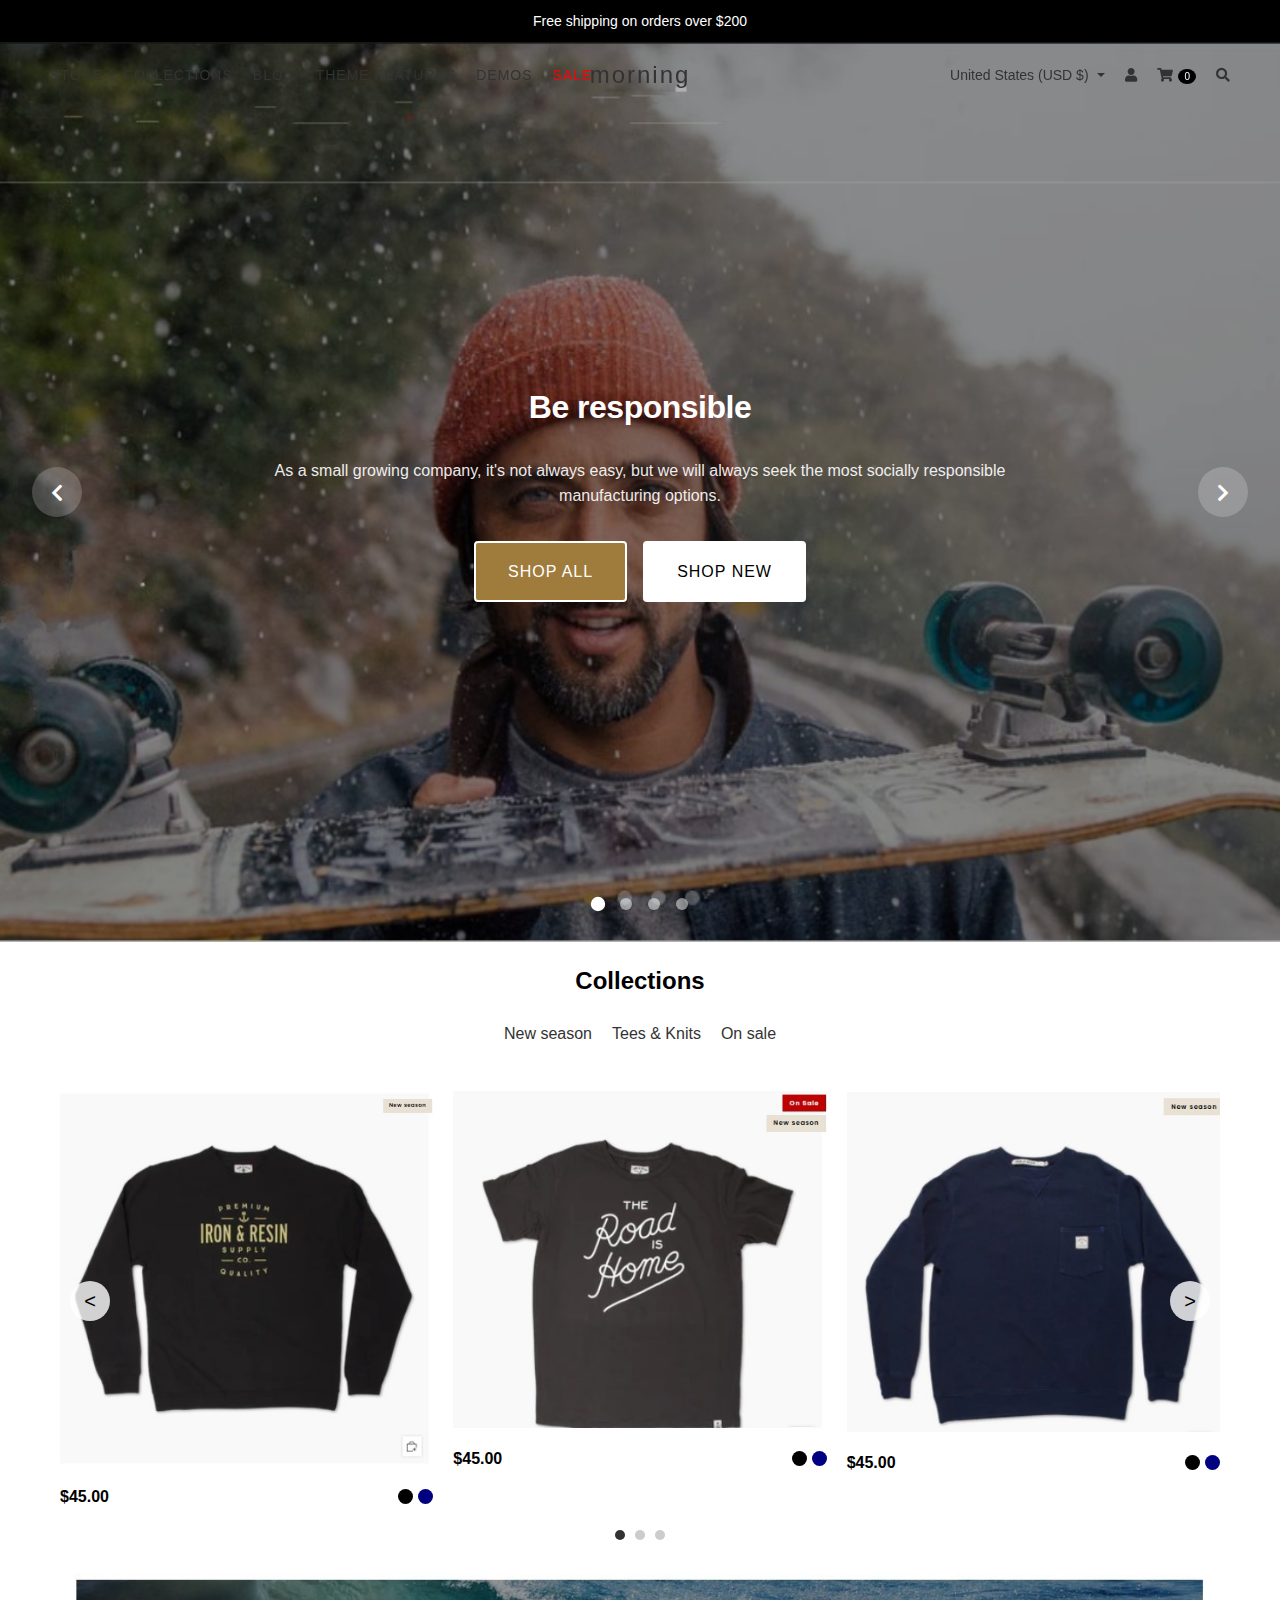
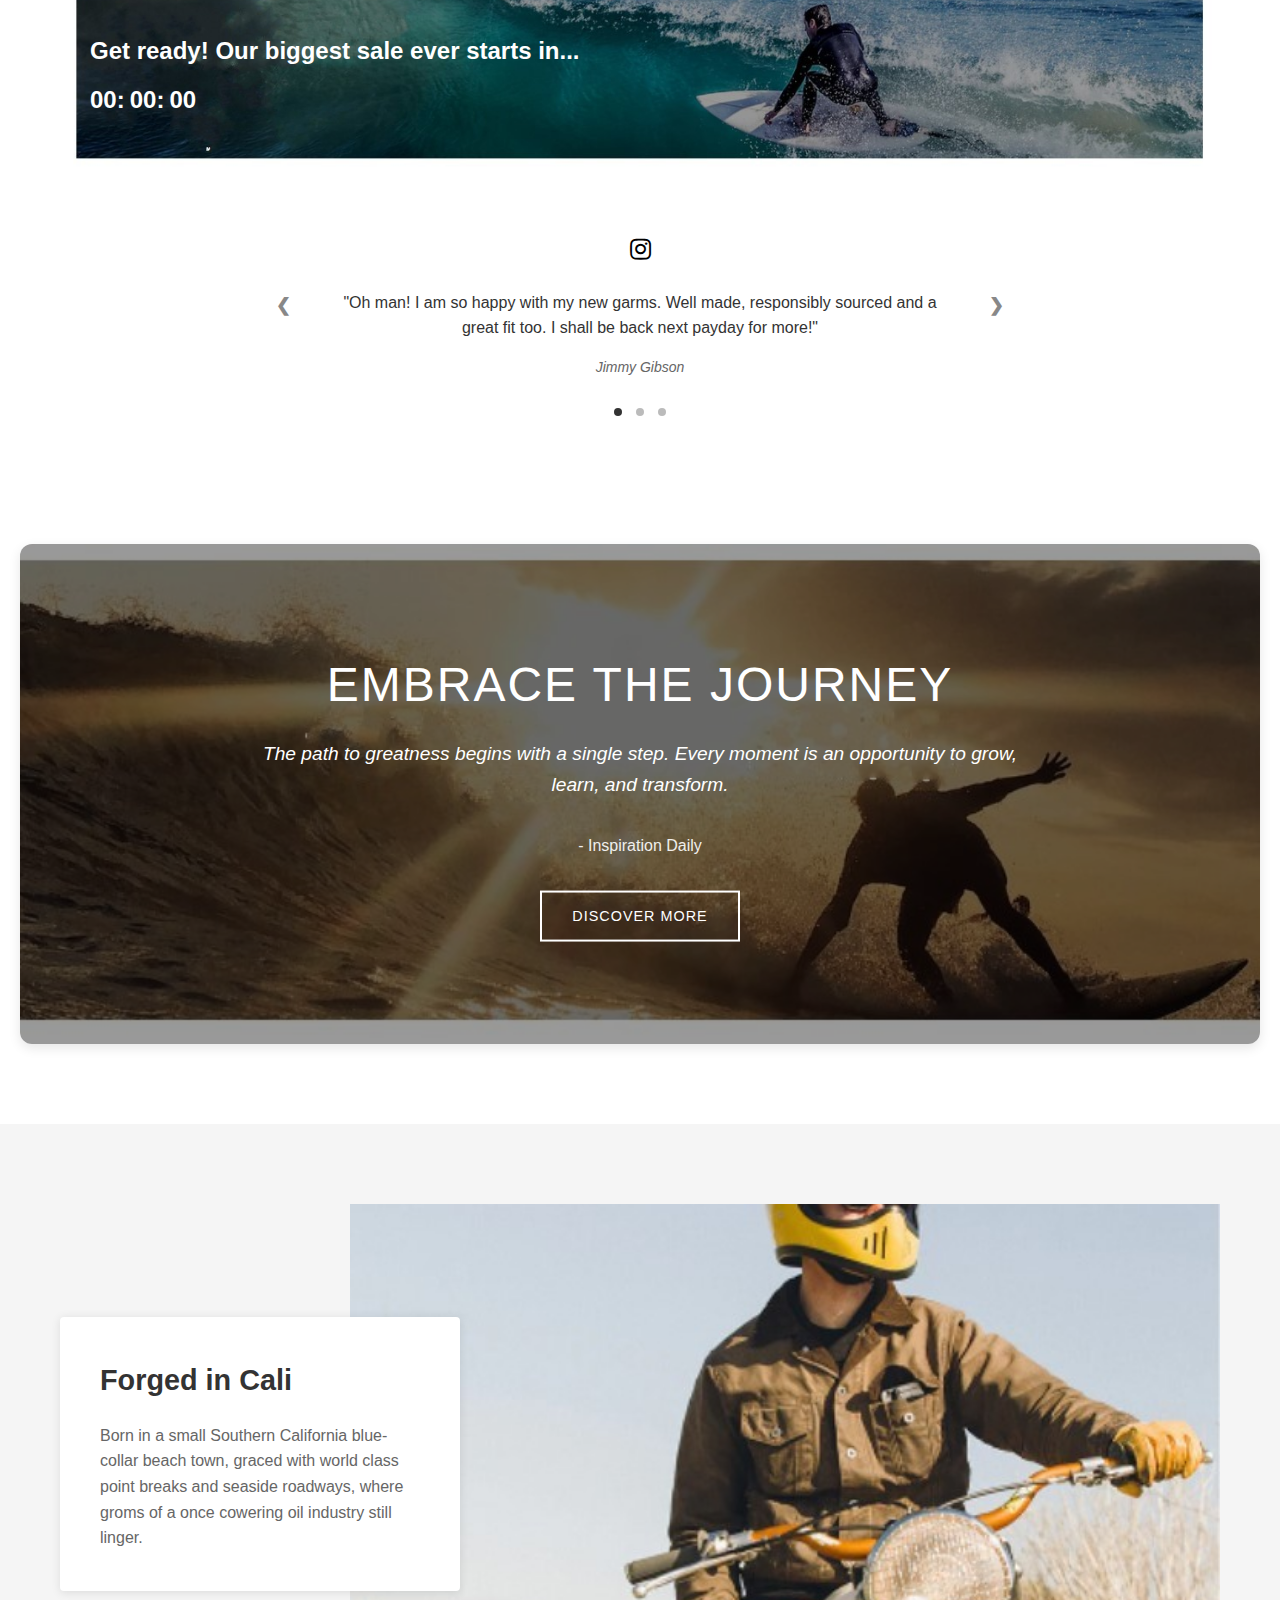
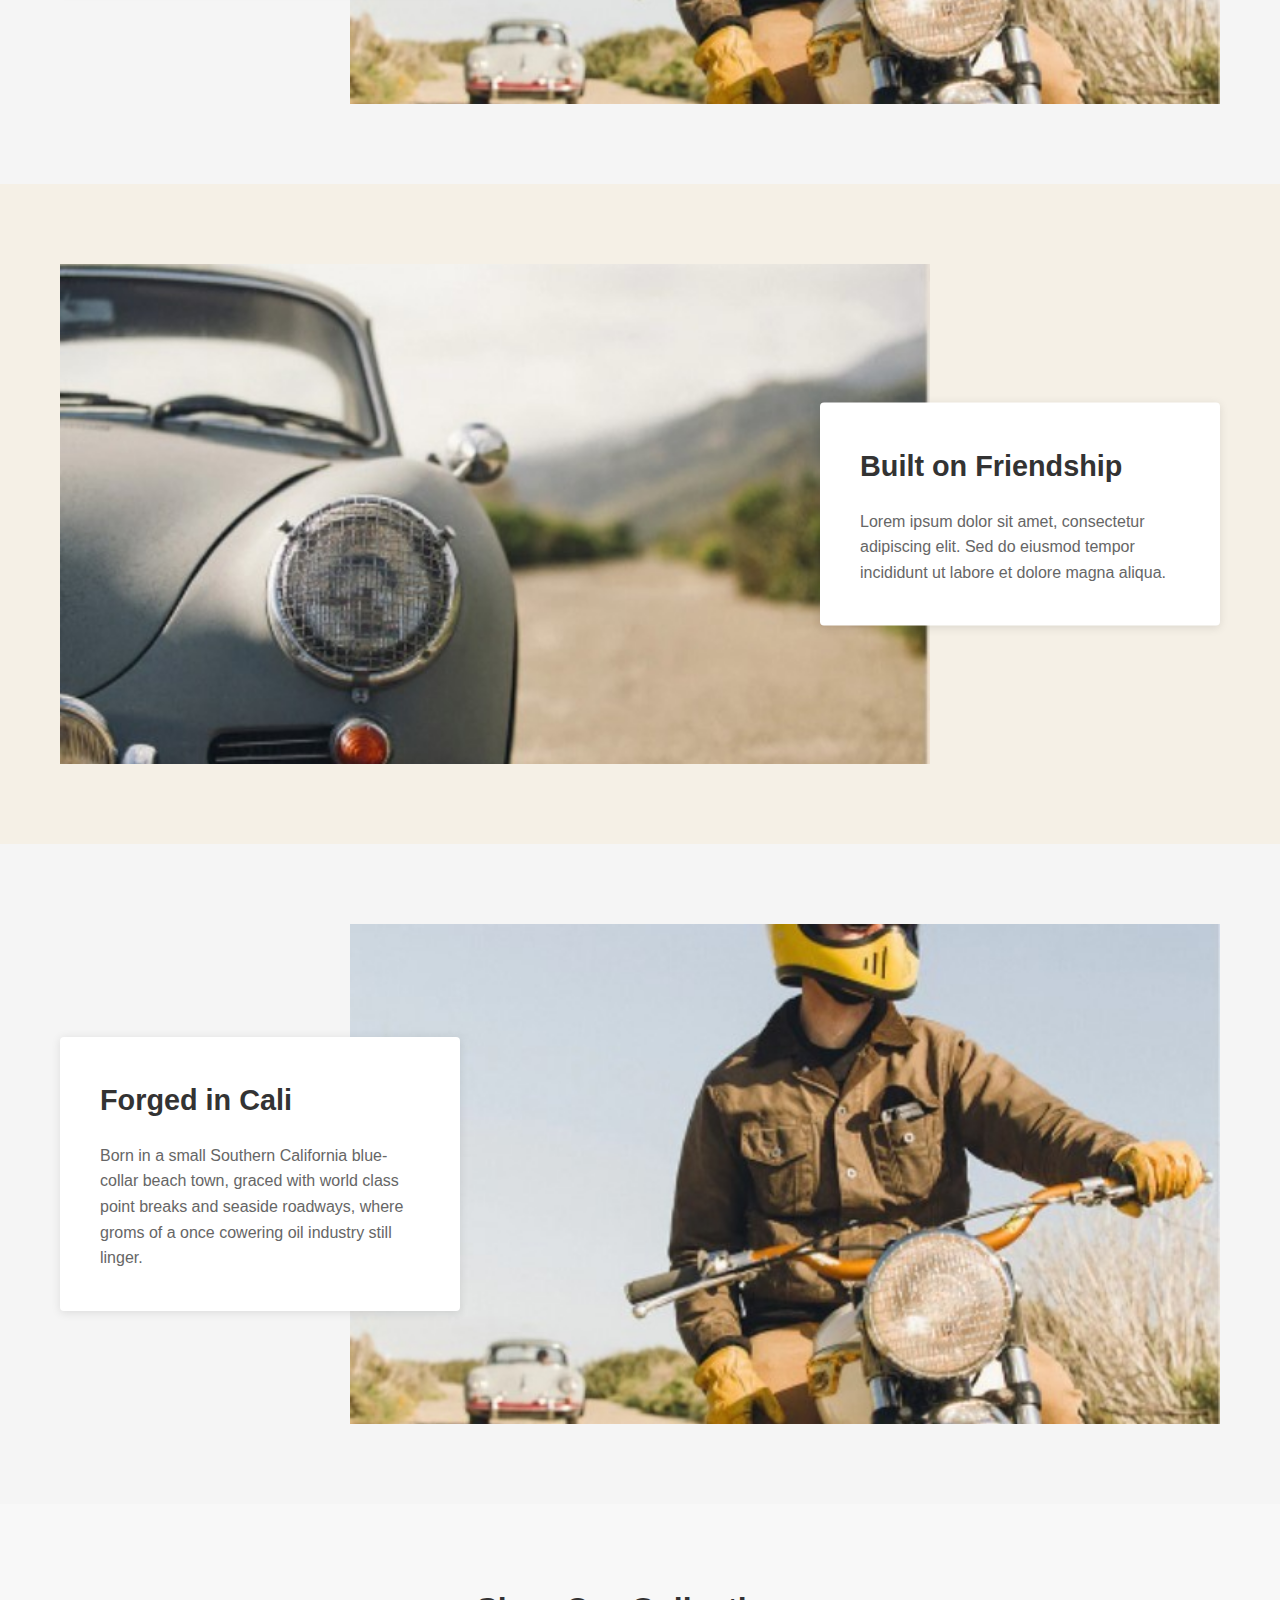
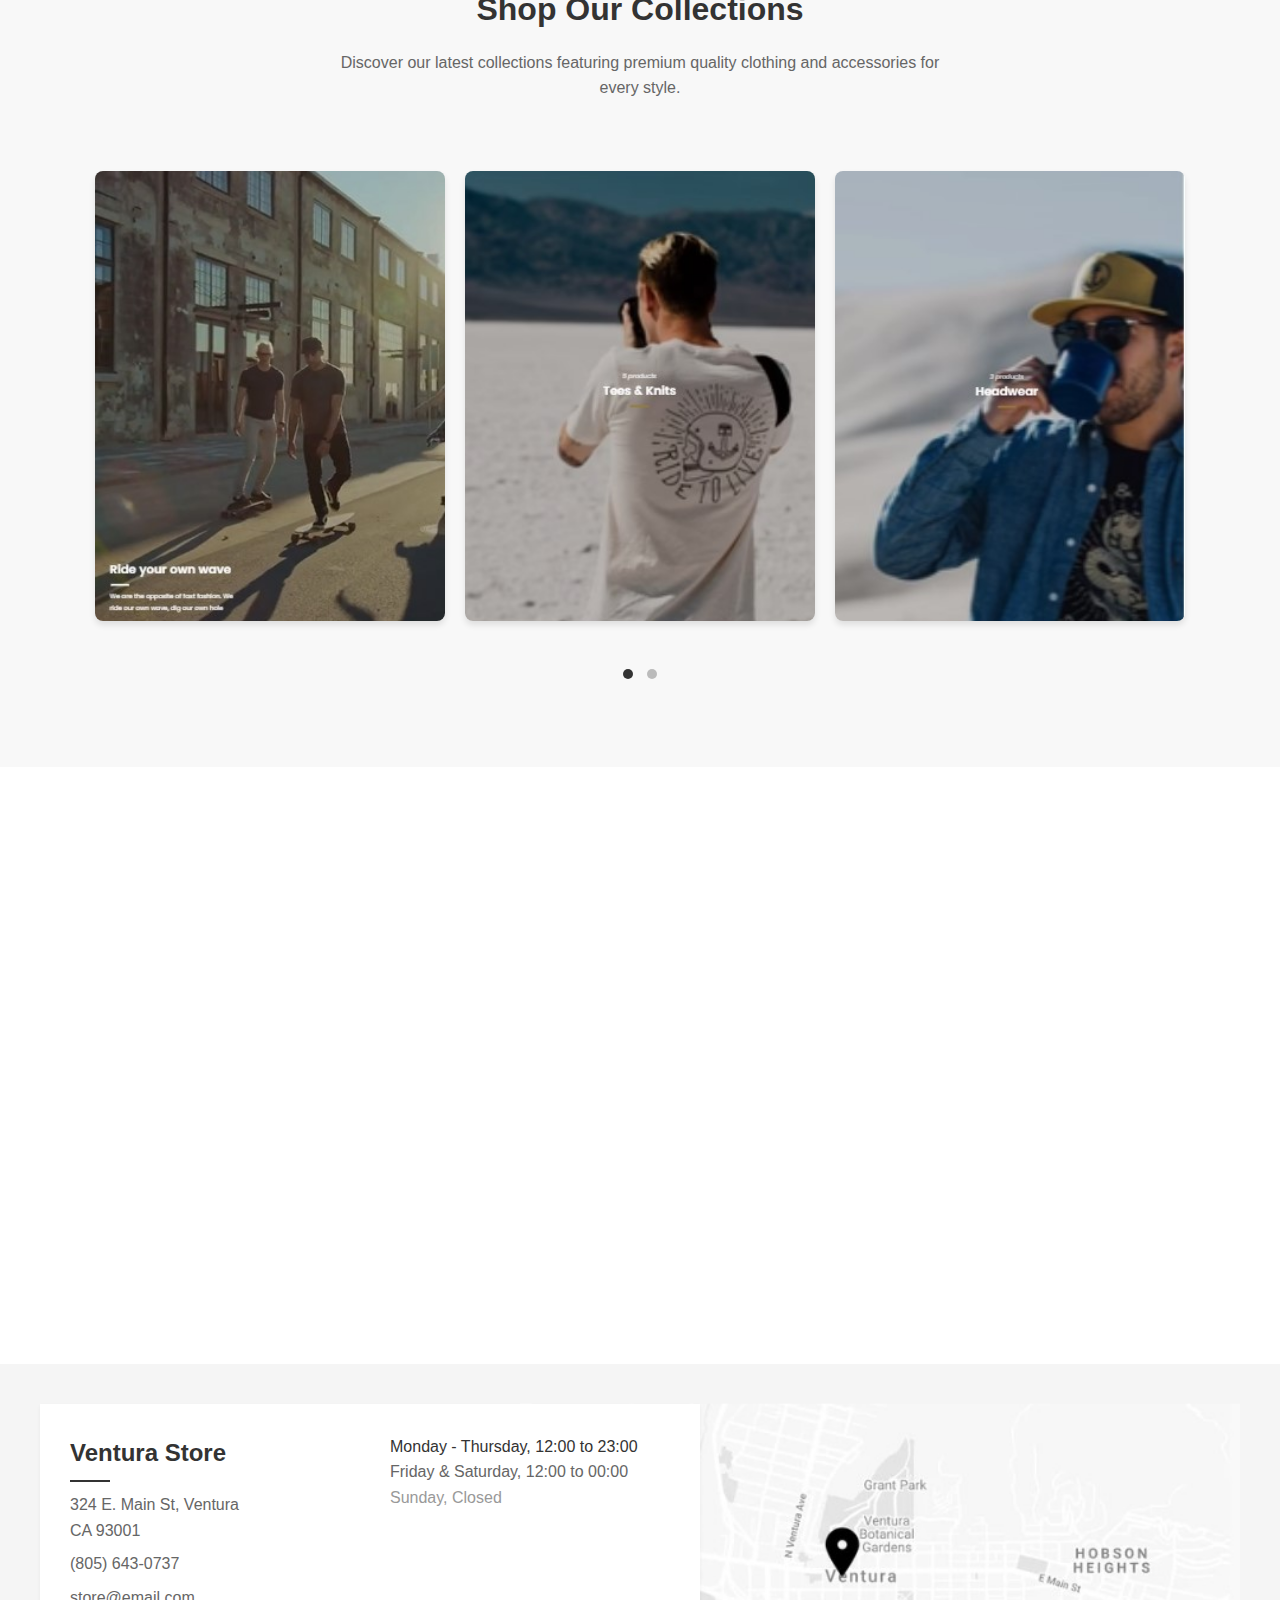
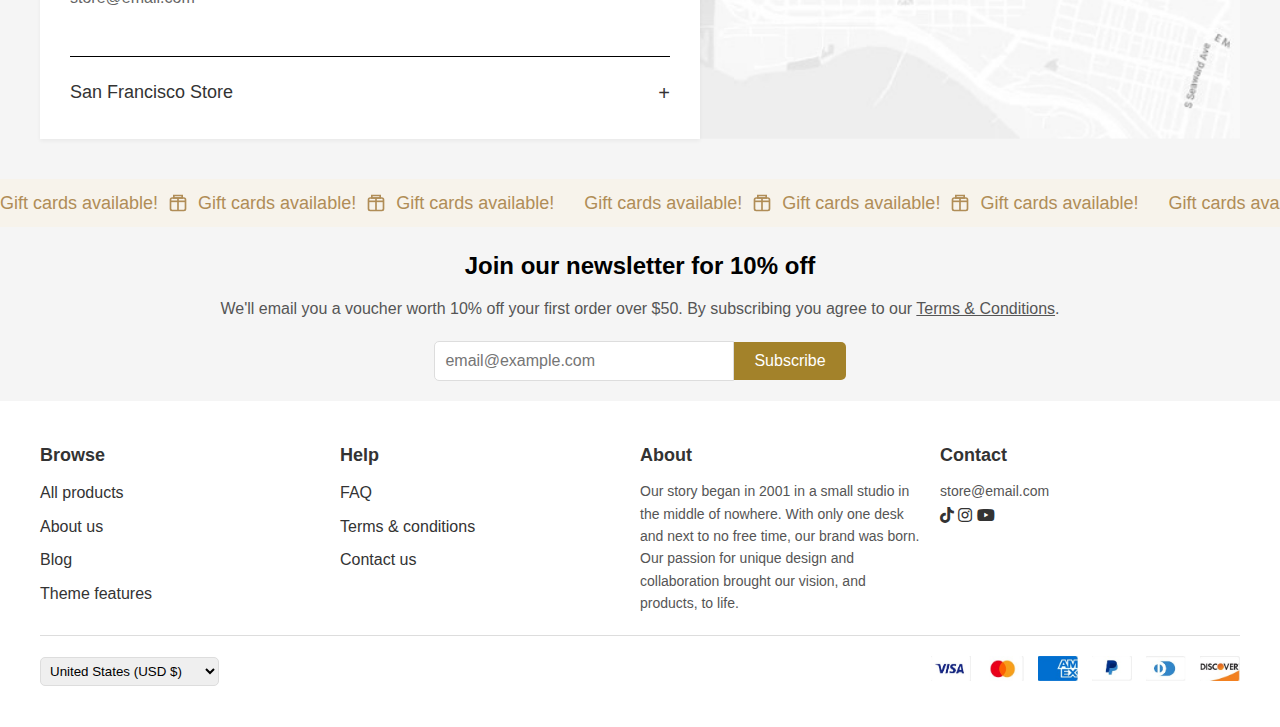
<file: index.html>
<!DOCTYPE html>
        <html lang="en">
        <head>
            <meta charset="UTF-8">
            <meta name="viewport" content="width=device-width, initial-scale=1.0">
            <title>morning</title>
            <link rel="stylesheet" href="style.css">
            <link rel="stylesheet" href="https://cdnjs.cloudflare.com/ajax/libs/font-awesome/5.15.4/css/all.min.css">
        </head>
        <body>
   <div class="announcement-bar">
    Free shipping on orders over $200
</div>

<nav class="navbar">
    <div class="left-nav">
        <div class="nav-item">
            <a href="#" class="nav-link">Store</a>
            <div class="dropdown-wrapper">
                <div class="dropdown-menu">
                    <div class="dropdown-content">
                        <div class="menu-section">
                            <h3>ACCESSORIES</h3>
                            <ul>
                                <li><a href="#">All products</a></li>
                                <li><a href="#">Headwear</a></li>
                                <li><a href="#">Everyday Carry</a></li>
                                <li><a href="#">Shorts</a></li>
                                <li><a href="#">Patches & Pins</a></li>
                                <li><a href="#">Packs & Luggage</a></li>
                            </ul>
                        </div>
                        <div class="menu-section">
                            <h3>TEES & KNITS</h3>
                            <ul>
                                <li><a href="#">All tees & knits</a></li>
                                <li><a href="#">Hat Trick Henley</a></li>
                                <li><a href="#">Home Tee</a></li>
                                <li><a href="#">Over The Mountains Tee</a></li>
                                <li><a href="#">Skipper Tee</a></li>
                                <li><a href="#">Clubbar Tee</a></li>
                            </ul>
                        </div>
                        <div class="menu-section">
                            <h3>HEADWEAR</h3>
                            <ul>
                                <li><a href="#">All headwear</a></li>
                                <li><a href="#">Broken Arrow Hat</a></li>
                                <li><a href="#">Sporty Hat</a></li>
                                <li><a href="#">Drift Hat</a></li>
                            </ul>
                        </div>
                        <div class="menu-images">
                                <a href="/" class="menu-image">
                                <img src="./images/store img1.jpg" alt="On Sale">
                                <span>ON SALE</span>
                            </a>
                            <a href="/" class="menu-image">
                                <img src="./images/store img2.jpg" alt="New Arrivals">
                                <span>NEW ARRIVALS</span>
                            </a>
                        </div>
                    </div>
                </div>
            </div>
        </div>
        <a href="#" class="nav-link">Collections</a>
        <a href="blog.html" class="nav-link">Blog</a>
        <a href="#" class="nav-link">Theme Features</a>
        <div class="nav-item">
            <a href="#" class="nav-link">Demos</a>
            <div class="dropdown-wrapper demos-dropdown">
                <div class="dropdown-menu">
                    <div class="demos-grid">
                        <a href="#" class="demo-item">
                            <div class="demo-image">
                                <img src="./images/evining.jpg" alt="Evening Demo">
                            </div>
                            <div class="demo-info">
                                <h3>EVENING</h3>
                                <p>Food & Drink demo</p>
                            </div>
                        </a>
                        <a href="#" class="demo-item">
                            <div class="demo-image">
                                <img src="./images/weekend.jpg" alt="Weekend Demo">
                            </div>
                            <div class="demo-info">
                                <h3>WEEKEND</h3>
                                <p>Jewelry & Accessories demo</p>
                            </div>
                        </a>
                        <a href="#" class="demo-item">
                            <div class="demo-image">
                                <img src="./images/twilight.jpg" alt="Twilight Demo">
                            </div>
                            <div class="demo-info">
                                <h3>TWILIGHT</h3>
                                <p>Health & Beauty demo</p>
                            </div>
                        </a>
                        <a href="#" class="demo-item">
                            <div class="demo-image">
                                <img src="./images/sunlight.jpg" alt="Sunset Demo">
                            </div>
                            <div class="demo-info">
                                <h3>SUNSET</h3>
                                <p>Art & Crafts demo</p>
                            </div>
                        </a>
                    </div>
                </div>
            </div>
        </div>
        <a href="#" class="nav-link sale">Sale</a>
    </div>
    
    <div class="logo">
        <a href="#">morning</a>
    </div>
    
    <div class="right-nav">
        <div class="currency-selector">
            <a href="#" class="currency-toggle">United States (USD $)</a>
            <div class="currency-dropdown">
                <div class="currency-list">
                    <a href="#" class="currency-option" data-currency="AUD">
                        <span class="country">Australia</span>
                        <span class="currency">(AUD $)</span>
                    </a>
                    <a href="#" class="currency-option" data-currency="CAD">
                        <span class="country">Canada</span>
                        <span class="currency">(CAD $)</span>
                    </a>
                    <a href="#" class="currency-option" data-currency="EUR">
                        <span class="country">France</span>
                        <span class="currency">(EUR €)</span>
                    </a>
                    <a href="#" class="currency-option" data-currency="EUR">
                        <span class="country">Germany</span>
                        <span class="currency">(EUR €)</span>
                    </a>
                    <a href="#" class="currency-option" data-currency="EUR">
                        <span class="country">Italy</span>
                        <span class="currency">(EUR €)</span>
                    </a>
                    <a href="#" class="currency-option" data-currency="JPY">
                        <span class="country">Japan</span>
                        <span class="currency">(JPY ¥)</span>
                    </a>
                    <a href="#" class="currency-option" data-currency="EUR">
                        <span class="country">Spain</span>
                        <span class="currency">(EUR €)</span>
                    </a>
                    <a href="#" class="currency-option" data-currency="GBP">
                        <span class="country">United Kingdom</span>
                        <span class="currency">(GBP £)</span>
                    </a>
                    <a href="#" class="currency-option" data-currency="USD">
                        <span class="country">United States</span>
                        <span class="currency">(USD $)</span>
                    </a>
                </div>
            </div>
        </div>
        <a href="#" class="account"><i class="fas fa-user"></i></a>
        <a href="#" class="cart">
            <i class="fas fa-shopping-cart"></i>
            <span class="cart-count">0</span>
        </a>
        <a href="#" class="search"><i class="fas fa-search"></i></a>
    </div>
    <div class="login-modal" id="loginModal">
        <div class="modal-content">
            <span class="close-modal">&times;</span>
            <h2>Login</h2>
            <form class="login-form">
                <div class="form-group">
                    <input type="email" placeholder="Email" required>
                </div>
                <div class="form-group">
                    <input type="password" placeholder="Password" required>
                </div>
                <button type="submit" class="login-btn">Login</button>
            </form>
            <div class="form-footer">
                <a href="#">Forgot Password?</a>
                <a href="#">Create Account</a>
            </div>
        </div>
    </div>
</nav>

    <section class="morning-hero-section">
        <div class="morning-slides">
            
            <div class="morning-slide morning-slide-active">
                <img src="./images/bg1.jpg" alt="Slide 1" class="morning-slide-bg">
                <div class="morning-slide-overlay"></div>
                <div class="morning-hero-content">
                    <h1>Be responsible</h1>
                    <p>As a small growing company, it's not always easy, but we will always seek the most socially responsible manufacturing options.</p>
                    <div class="morning-button-group">
                        <a href="#" class="morning-btn morning-btn-outline">Shop all</a>
                        <a href="#" class="morning-btn morning-btn-filled">Shop new</a>
                    </div>
                </div>
                <div class="morning-slide-nav">
                    <button class="morning-slide-arrow morning-slide-prev">
                        <i class="fas fa-chevron-left"></i>
                    </button>
                    <button class="morning-slide-arrow morning-slide-next">
                        <i class="fas fa-chevron-right"></i>
                    </button>
                </div>
            </div>
            
            <div class="morning-slide">
                <img src="./images/bg2.jpg" alt="Slide 2" class="morning-slide-bg">
                <div class="morning-slide-overlay"></div>
                <div class="morning-hero-content morning-hero-content-left">
                    <h1>Summer Collection</h1>
                    <p>Discover our latest summer collection with sustainable materials.</p>
                    <div class="morning-button-group">
                        <a href="#" class="morning-btn morning-btn-outline">View Collection</a>
                        <a href="#" class="morning-btn morning-btn-filled">Shop now</a>
                    </div>
                </div>
                <div class="morning-slide-nav">
                    <button class="morning-slide-arrow morning-slide-prev">
                        <i class="fas fa-chevron-left"></i>
                    </button>
                    <button class="morning-slide-arrow morning-slide-next">
                        <i class="fas fa-chevron-right"></i>
                    </button>
                </div>
            </div>
    
            <div class="morning-slide">
                <video class="morning-slide-bg" autoplay muted loop>
                    <source src="./videos/slidevideo.mp4" type="video/mp4">
                </video>
                <div class="morning-slide-overlay"></div>
                <div class="morning-hero-content morning-hero-content-right">
                    <h1>Eco-Friendly</h1>
                    <p>Join us in our mission to create sustainable fashion for everyone.</p>
                    <div class="morning-button-group">
                        <a href="#" class="morning-btn morning-btn-outline">Learn More</a>
                        <a href="#" class="morning-btn morning-btn-filled">Shop Eco</a>
                    </div>
                </div>
                <div class="morning-slide-nav">
                    <button class="morning-slide-arrow morning-slide-prev">
                        <i class="fas fa-chevron-left"></i>
                    </button>
                    <button class="morning-slide-arrow morning-slide-next">
                        <i class="fas fa-chevron-right"></i>
                    </button>
                </div>
            </div>
            
            <div class="morning-slide">
                <img src="./images/bg3.jpg" alt="Slide 3" class="morning-slide-bg">
                <div class="morning-slide-overlay"></div>
                <div class="morning-hero-content morning-hero-content-right morning-hero-content-medium">
                    <h1>Behind the Scenes</h1>
                    <p>See how we craft our products with care and attention to detail.</p>
                    <div class="morning-button-group">
                        <a href="#" class="morning-btn morning-btn-outline">Our Story</a>
                        <a href="#" class="morning-btn morning-btn-filled">Shop Collection</a>
                    </div>
                </div>
                <div class="morning-slide-nav">
                    <button class="morning-slide-arrow morning-slide-prev">
                        <i class="fas fa-chevron-left"></i>
                    </button>
                    <button class="morning-slide-arrow morning-slide-next">
                        <i class="fas fa-chevron-right"></i>
                    </button>
                </div>
            </div>
        </div>
    
        <div class="morning-slider-dots">
            <div class="morning-dot morning-dot-active"></div>
            <div class="morning-dot"></div>
            <div class="morning-dot"></div>
            <div class="morning-dot"></div>
        </div>
    </section>

            <section id="collection-section" class="collection-section">
                <h2 class="collection-title">Collections</h2>
                
                <nav class="collection-nav">
                    <a href="#" class="collection-nav-item">New season</a>
                    <a href="#" class="collection-nav-item">Tees & Knits</a>
                    <a href="#" class="collection-nav-item collection-sale">On sale</a>
                </nav>
            
                <div class="collection-slider-container">
                    <div class="collection-slider">
                        <div class="collection-slide">
                            <div class="collection-product-card">
                                <div class="collection-image-container">
                                    <img src="./images/shirt1.jpg" alt="Iron & Resin Fleece - Black" class="collection-product-image">
                                    <img src="./images/shirt1.2.jpg" alt="Iron & Resin Fleece - Alternate" class="collection-product-image-hover">
                                </div>
                                <div class="collection-product-info">
                                    <span class="collection-price">$45.00</span>
                                    <div class="collection-color-options">
                                        <div class="collection-color-option" style="background-color: black;"></div>
                                        <div class="collection-color-option" style="background-color: navy;"></div>
                                    </div>
                                </div>
                            </div>
                            <div class="collection-product-card">
                                <div class="collection-image-container">
                                    <img src="./images/shirt2.jpg" alt="Iron & Resin Fleece - Black" class="collection-product-image">
                                    <img src="./images/shirt2.1.jpg" alt="Iron & Resin Fleece - Alternate" class="collection-product-image-hover">
                                </div>
                                <div class="collection-product-info">
                                    <span class="collection-price">$45.00</span>
                                    <div class="collection-color-options">
                                        <div class="collection-color-option" style="background-color: black;"></div>
                                        <div class="collection-color-option" style="background-color: navy;"></div>
                                    </div>
                                </div>
                            </div>
                            <div class="collection-product-card">
                                <div class="collection-image-container">
                                    <img src="./images/shirt3.jpg" alt="Iron & Resin Fleece - Black" class="collection-product-image">
                                    <img src="./images/shirt3.1.jpg" alt="Iron & Resin Fleece - Alternate" class="collection-product-image-hover">
                                </div>
                                <div class="collection-product-info">
                                    <span class="collection-price">$45.00</span>
                                    <div class="collection-color-options">
                                        <div class="collection-color-option" style="background-color: black;"></div>
                                        <div class="collection-color-option" style="background-color: navy;"></div>
                                    </div>
                                </div>
                            </div>
                        </div>
            
                        <div class="collection-slide">
                            <div class="collection-product-card">
                                <div class="collection-image-container">
                                    <img src="./images/shirt1.jpg" alt="Iron & Resin Fleece - Black" class="collection-product-image">
                                    <img src="./images/shirt1.jpg" alt="Iron & Resin Fleece - Alternate" class="collection-product-image-hover">
                                </div>
                                <div class="collection-product-info">
                                    <span class="collection-price">$45.00</span>
                                    <div class="collection-color-options">
                                        <div class="collection-color-option" style="background-color: black;"></div>
                                        <div class="collection-color-option" style="background-color: navy;"></div>
                                    </div>
                                </div>
                            </div>
                            <div class="collection-product-card">
                                <div class="collection-image-container">
                                    <img src="./images/shirt1.jpg" alt="Iron & Resin Fleece - Black" class="collection-product-image">
                                    <img src="./images/shirt1.jpg" alt="Iron & Resin Fleece - Alternate" class="collection-product-image-hover">
                                </div>
                                <div class="collection-product-info">
                                    <span class="collection-price">$45.00</span>
                                    <div class="collection-color-options">
                                        <div class="collection-color-option" style="background-color: black;"></div>
                                        <div class="collection-color-option" style="background-color: navy;"></div>
                                    </div>
                                </div>
                            </div>
                            <div class="collection-product-card">
                                <div class="collection-image-container">
                                    <img src="./images/shirt1.jpg" alt="Iron & Resin Fleece - Black" class="collection-product-image">
                                    <img src="./images/shirt1.jpg" alt="Iron & Resin Fleece - Alternate" class="collection-product-image-hover">
                                </div>
                                <div class="collection-product-info">
                                    <span class="collection-price">$45.00</span>
                                    <div class="collection-color-options">
                                        <div class="collection-color-option" style="background-color: black;"></div>
                                        <div class="collection-color-option" style="background-color: navy;"></div>
                                    </div>
                                </div>
                            </div>
                        </div>
            
                        <div class="collection-slide">
                            <div class="collection-product-card">
                                <div class="collection-image-container">
                                    <img src="./images/shirt1.jpg" alt="Iron & Resin Fleece - Black" class="collection-product-image">
                                    <img src="./images/shirt1.jpg" alt="Iron & Resin Fleece - Alternate" class="collection-product-image-hover">
                                </div>
                                <div class="collection-product-info">
                                    <span class="collection-price">$45.00</span>
                                    <div class="collection-color-options">
                                        <div class="collection-color-option" style="background-color: black;"></div>
                                        <div class="collection-color-option" style="background-color: navy;"></div>
                                    </div>
                                </div>
                            </div>
                            <div class="collection-product-card">
                                <div class="collection-image-container">
                                    <img src="./images/shirt1.jpg" alt="Iron & Resin Fleece - Black" class="collection-product-image">
                                    <img src="./images/shirt1.jpg" alt="Iron & Resin Fleece - Alternate" class="collection-product-image-hover">
                                </div>
                                <div class="collection-product-info">
                                    <span class="collection-price">$45.00</span>
                                    <div class="collection-color-options">
                                        <div class="collection-color-option" style="background-color: black;"></div>
                                        <div class="collection-color-option" style="background-color: navy;"></div>
                                    </div>
                                </div>
                            </div>
                            <div class="collection-product-card">
                                <div class="collection-image-container">
                                    <img src="./images/shirt1.jpg" alt="Iron & Resin Fleece - Black" class="collection-product-image">
                                    <img src="./images/shirt1.jpg" alt="Iron & Resin Fleece - Alternate" class="collection-product-image-hover">
                                </div>
                                <div class="collection-product-info">
                                    <span class="collection-price">$45.00</span>
                                    <div class="collection-color-options">
                                        <div class="collection-color-option" style="background-color: black;"></div>
                                        <div class="collection-color-option" style="background-color: navy;"></div>
                                    </div>
                                </div>
                            </div>
                        </div>
                    </div>
            
                    <div class="collection-arrow collection-arrow-left">&lt;</div>
                    <div class="collection-arrow collection-arrow-right">&gt;</div>
                </div>
            
                <div class="collection-slider-nav">
                    <div class="collection-dot active"></div>
                    <div class="collection-dot"></div>
                    <div class="collection-dot"></div>
                </div>
            </section>
            
            <div class="image-section">
                <img src="./images/image.jpg" alt="Surfer">
                <div class="text-container">
                <div class="text">Get ready! Our biggest sale ever starts in...</div>
                <div class="timer">
                    <div><span id="hours">00</span>:</div>
                    <div><span id="minutes">00</span>:</div>
                    <div><span id="seconds">00</span></div>
                </div>
                </div>
            </div>

            <div class="social-testimonial-section">
                <div class="social-testimonial-slider">

                    <div class="social-testimonial-slide active">
                        <div class="social-testimonial-icon">
                            <i class="fab fa-instagram"></i>
                        </div>
                        <p class="social-testimonial-text">"Oh man! I am so happy with my new garms. Well made, responsibly sourced and a great fit too. I shall be back next payday for more!"</p>
                        <p class="social-testimonial-author">Jimmy Gibson</p>
                    </div>

                    <div class="social-testimonial-slide">
                        <div class="social-testimonial-icon">
                            <i class="fab fa-instagram"></i>
                        </div>
                        <p class="social-testimonial-text">"Always a great day when I get a new package from Morning <br> Apparel. My ne backpack is stunning. Thanks guys, you <br> totally rock!"</p>
                        <p class="social-testimonial-author">Linda knight</p>
                    </div>
            
                    <div class="social-testimonial-slide">
                        <div class="social-testimonial-icon">
                            <i class="fab fa-twitter"></i>
                        </div>
                        <p class="social-testimonial-text">"I must say your customer service is really excellent. No <br> quibbles when I ordered the wrong size. Easy and painless to <br> return and replace. Thanks!"</p>
                        <p class="social-testimonial-author">Brett Robinson</p>
                    </div>

                    <button class="social-testimonial-prev">❮</button>
                    <button class="social-testimonial-next">❯</button>
                </div>

                <div class="social-testimonial-nav">
                    <span class="social-testimonial-dot active"></span>
                    <span class="social-testimonial-dot"></span>
                    <span class="social-testimonial-dot"></span>
                </div>
            </div>

            <section class="inspiration-section">
                <div class="inspiration-container">
                    <div class="inspiration-wrapper">
                        <div class="inspiration-bg"></div>
                <div class="inspiration-overlay"></div>
                <div class="inspiration-content">
                    <h2 class="inspiration-heading">Embrace the Journey</h2>
                    <p class="inspiration-text">The path to greatness begins with a single step. Every moment is an opportunity to grow, learn, and transform.</p>
                    <p class="inspiration-attribution">- Inspiration Daily</p>
                    <a href="#" class="inspiration-button">Discover More</a>
                </div>
                    </div>
                </div> 
            </section>

            <section id="motorcycle-hero" class="bike-section">
                <div class="container">
                    <div class="content-wrapper right-image">
                        <div class="text-content">
                            <h2>Forged in Cali</h2>
                            <p>Born in a small Southern California blue-collar beach town, graced with world class point breaks and seaside roadways, where groms of a once cowering oil industry still linger.</p>
                        </div>
                        <div class="image-content">
                            <img src="./images/bike.jpg" alt="Motorcyclist in yellow helmet">
                        </div>
                    </div>
                </div>
            </section>
            
            <section id="vintage-car" class="feature-section">
                <div class="container">
                    <div class="content-wrapper left-image">
                        <div class="image-content">
                            <img src="./images/car.jpg" alt="Vintage car front view">
                        </div>
                        <div class="text-content">
                            <h2>Built on Friendship</h2>
                            <p>Lorem ipsum dolor sit amet, consectetur adipiscing elit. Sed do eiusmod tempor incididunt ut labore et dolore magna aliqua.</p>
                        </div>
                    </div>
                </div>
            </section>
            <section id="motorcycle-hero" class="bike-section">
                <div class="container">
                    <div class="content-wrapper right-image">
                        <div class="text-content">
                            <h2>Forged in Cali</h2>
                            <p>Born in a small Southern California blue-collar beach town, graced with world class point breaks and seaside roadways, where groms of a once cowering oil industry still linger.</p>
                        </div>
                        <div class="image-content">
                            <img src="./images/bike.jpg" alt="Motorcyclist in yellow helmet">
                        </div>
                    </div>
                </div>
            </section>
            
            <section class="cg-section">
                <div class="cg-section-container">
                <header class="cg-section-header">
                    <h2 class="cg-section-title">Shop Our Collections</h2>
                    <p class="cg-section-subtitle">Discover our latest collections featuring premium quality clothing and accessories for every style.</p>
                </header>
            
                <div class="cg-slider-container" id="cgSliderContainer">
                    <div class="cg-slide active">
                    <div class="cg-collection-card">
                        <img src="./images/grid1.jpg" alt="Skateboarding" class="cg-collection-image">
                        <div class="cg-overlay">
                        <h3 class="cg-title">Ride your own wave</h3>
                        <button class="cg-button">Shop Collection</button>
                        </div>
                    </div>
                    <div class="cg-collection-card">
                        <img src="./images/grid2.jpg" alt="Tees" class="cg-collection-image">
                        <div class="cg-overlay">
                        <h3 class="cg-title">Tees & Knits</h3>
                        <button class="cg-button">Shop Collection</button>
                        </div>
                    </div>
                    <div class="cg-collection-card">
                        <img src="./images/grid3.jpg" alt="Headwear" class="cg-collection-image">
                        <div class="cg-overlay">
                        <h3 class="cg-title">Headwear</h3>
                        <button class="cg-button">Shop Collection</button>
                        </div>
                    </div>
                    </div>
                    <div class="cg-slide">
                    <div class="cg-collection-card">
                        <img src="./images/grid4.jpg" alt="Accessories" class="cg-collection-image">
                        <div class="cg-overlay">
                        <h3 class="cg-title">Accessories</h3>
                        <button class="cg-button">Shop Collection</button>
                        </div>
                    </div>
                    <div class="cg-collection-card">
                        <img src="./images/grid5.jpg" alt="Footwear" class="cg-collection-image">
                        <div class="cg-overlay">
                        <h3 class="cg-title">Footwear</h3>
                        <button class="cg-button">Shop Collection</button>
                        </div>
                    </div>
                    <div class="cg-collection-card">
                        <img src="./images/grid6.jpg" alt="Outerwear" class="cg-collection-image">
                        <div class="cg-overlay">
                        <h3 class="cg-title">Outerwear</h3>
                        <button class="cg-button">Shop Collection</button>
                        </div>
                    </div>
                    </div>
                    <div class="cg-dots" id="cgDots">
                    <span class="cg-dot active"></span>
                    <span class="cg-dot"></span>
                    </div>
                </div>
                </div>
            </section>

            <section class="features-container">
                <div class="features-grid">
                    <div class="feature-box" id="speedy-delivery">
                        <svg class="feature-icon" xmlns="http://www.w3.org/2000/svg" fill="none" viewBox="0 0 24 24" stroke="currentColor">
                            <path stroke-linecap="round" stroke-linejoin="round" stroke-width="2" d="M8 7h12m0 0l-4-4m4 4l-4 4m0 6H4m0 0l4 4m-4-4l4-4"/>
                        </svg>
                        <h3 class="feature-title">Speedy delivery</h3>
                        <p class="feature-description">Experience the ultimate convenience of speedy delivery with our products. Always ensuring your satisfaction is our top priority.</p>
                    </div>
            
                    <div class="feature-box" id="less-carbon">
                        <svg class="feature-icon" xmlns="http://www.w3.org/2000/svg" fill="none" viewBox="0 0 24 24" stroke="currentColor">
                            <path stroke-linecap="round" stroke-linejoin="round" stroke-width="2" d="M4 16l4.586-4.586a2 2 0 012.828 0L16 16m-2-2l1.586-1.586a2 2 0 012.828 0L20 14m-6-6h.01M6 20h12a2 2 0 002-2V6a2 2 0 00-2-2H6a2 2 0 00-2 2v12a2 2 0 002 2z"/>
                        </svg>
                        <h3 class="feature-title">Less carbon</h3>
                        <p class="feature-description">With our products we strive to mitigate the negative impact of human activity on the environment and promote sustainability.</p>
                    </div>
            
                    <div class="feature-box" id="exceptional-support">
                        <svg class="feature-icon" xmlns="http://www.w3.org/2000/svg" fill="none" viewBox="0 0 24 24" stroke="currentColor">
                            <path stroke-linecap="round" stroke-linejoin="round" stroke-width="2" d="M8 10h.01M12 10h.01M16 10h.01M9 16H5a2 2 0 01-2-2V6a2 2 0 012-2h14a2 2 0 012 2v8a2 2 0 01-2 2h-5l-5 5v-5z"/>
                        </svg>
                        <h3 class="feature-title">Exceptional support</h3>
                        <p class="feature-description">Enjoy peace of mind with our exceptional customer support, available to provide prompt assistance and ensure your satisfaction.</p>
                    </div>
            
                    <div class="feature-box" id="easy-returns">
                        <svg class="feature-icon" xmlns="http://www.w3.org/2000/svg" fill="none" viewBox="0 0 24 24" stroke="currentColor">
                            <path stroke-linecap="round" stroke-linejoin="round" stroke-width="2" d="M4 4v5h.582m15.356 2A8.001 8.001 0 004.582 9m0 0H9m11 11v-5h-.581m0 0a8.003 8.003 0 01-15.357-2m15.357 2H15"/>
                        </svg>
                        <h3 class="feature-title">Easy returns</h3>
                        <p class="feature-description">Shop with confidence knowing our hassle-free returns policy allows for easy and stress-free returns, making your shopping experience seamless.</p>
                    </div>
                </div>
            </section>

            <section class="store-location-wrapper">
                <div class="store-location-container">
                <div class="store-content-wrapper">
                    <div class="store-content-area">
                    <div class="store-info-left">
                        <h2 class="store-title">Ventura Store</h2>
                        <div class="store-details">
                        <p class="store-address">324 E. Main St, Ventura<br>CA 93001</p>
                        <p class="store-phone">(805) 643-0737</p>
                        <p class="store-email">store@email.com</p>
                        </div>
                    </div>
                    <div class="store-info-right">
                        <div class="store-hours">
                        <p>Monday - Thursday, 12:00 to 23:00</p>
                        <p>Friday & Saturday, 12:00 to 00:00</p>
                        <p>Sunday, Closed</p>
                        </div>
                    </div>
                    </div>
                    <div class="store-accordion">
                    <span class="store-accordion-title">San Francisco Store</span>
                    <span class="store-accordion-icon">+</span>
                    </div>
                </div>
                <div class="map-container">
                    <img src="./images/map.jpg" alt="Store Location Map" style="width: 100%; height: 100%; object-fit: cover;">
                </div>
                </div>
            </section>

            <section class="gift-marquee-section">
                <div class="gift-marquee-container">
                    <div class="gift-marquee-item">
                        Gift cards available!
                        <svg class="gift-icon" xmlns="http://www.w3.org/2000/svg" viewBox="0 0 24 24" fill="none" stroke="currentColor" stroke-width="2">
                            <rect x="3" y="6" width="18" height="15" rx="2"/>
                            <path d="M3 10h18"/>
                            <path d="M12 6v15"/>
                            <path d="M7 3h10v3H7z"/>
                        </svg>
                        Gift cards available!
                        <svg class="gift-icon" xmlns="http://www.w3.org/2000/svg" viewBox="0 0 24 24" fill="none" stroke="currentColor" stroke-width="2">
                            <rect x="3" y="6" width="18" height="15" rx="2"/>
                            <path d="M3 10h18"/>
                            <path d="M12 6v15"/>
                            <path d="M7 3h10v3H7z"/>
                        </svg>
                        Gift cards available!
                    </div>
                </div>
            </section>

            <section class="newsletter-section">
                <h2>Join our newsletter for 10% off</h2>
                <p>We'll email you a voucher worth 10% off your first order over $50. By subscribing you agree to our <a href="#">Terms & Conditions</a>.</p>
                <div class="newsletter-form">
                    <input type="email" id="email-input" placeholder="email@example.com" />
                    <button id="subscribe-button">Subscribe</button>
                </div>
            </section>

            <footer class="footer-section">
                <div class="footer-content">
                    <div class="footer-column">
                        <h3>Browse</h3>
                        <ul>
                            <li><a href="#">All products</a></li>
                            <li><a href="#">About us</a></li>
                            <li><a href="#">Blog</a></li>
                            <li><a href="#">Theme features</a></li>
                        </ul>
                    </div>
                    <div class="footer-column">
                        <h3>Help</h3>
                        <ul>
                            <li><a href="#">FAQ</a></li>
                            <li><a href="#">Terms & conditions</a></li>
                            <li><a href="#">Contact us</a></li>
                        </ul>
                    </div>
                    <div class="footer-column">
                        <h3>About</h3>
                        <p>Our story began in 2001 in a small studio in the middle of nowhere. With only one desk and next to no free time, our brand was born. Our passion for unique design and collaboration brought our vision, and products, to life.</p>
                    </div>
                    <div class="footer-column">
                        <h3>Contact</h3>
                        <p>store@email.com</p>
                        <div class="footer-social-icons">
                            <i class="fab fa-tiktok"></i>
                            <i class="fab fa-instagram"></i>
                            <i class="fab fa-youtube"></i>
                        </div>
                    </div>
                </div>
                <div class="footer-bottom">
                    <div class="footer-currency">
                        <select>
                            <option>United States (USD $)</option>
                            <option>United Kingdom (GBP £)</option>
                            <option>Euro (EUR €)</option>
                        </select>
                    </div>
                    <div class="footer-payment-icons">
                        <img src="./images/visa.jpg" alt="Visa">
                        <img src="./images/mastercard.jpg" alt="MasterCard">
                        <img src="./images/AE.jpg" alt="American Express">
                        <img src="./images/PP.jpg" alt="PayPal">
                        <img src="./images/OD.jpg" alt="OD">
                        <img src="./images/DISCOVER.jpg" alt="Discover">
                    </div>
                </div>
            </footer>

        <script src="script.js"></script>
        </body>
        </html>
</file>
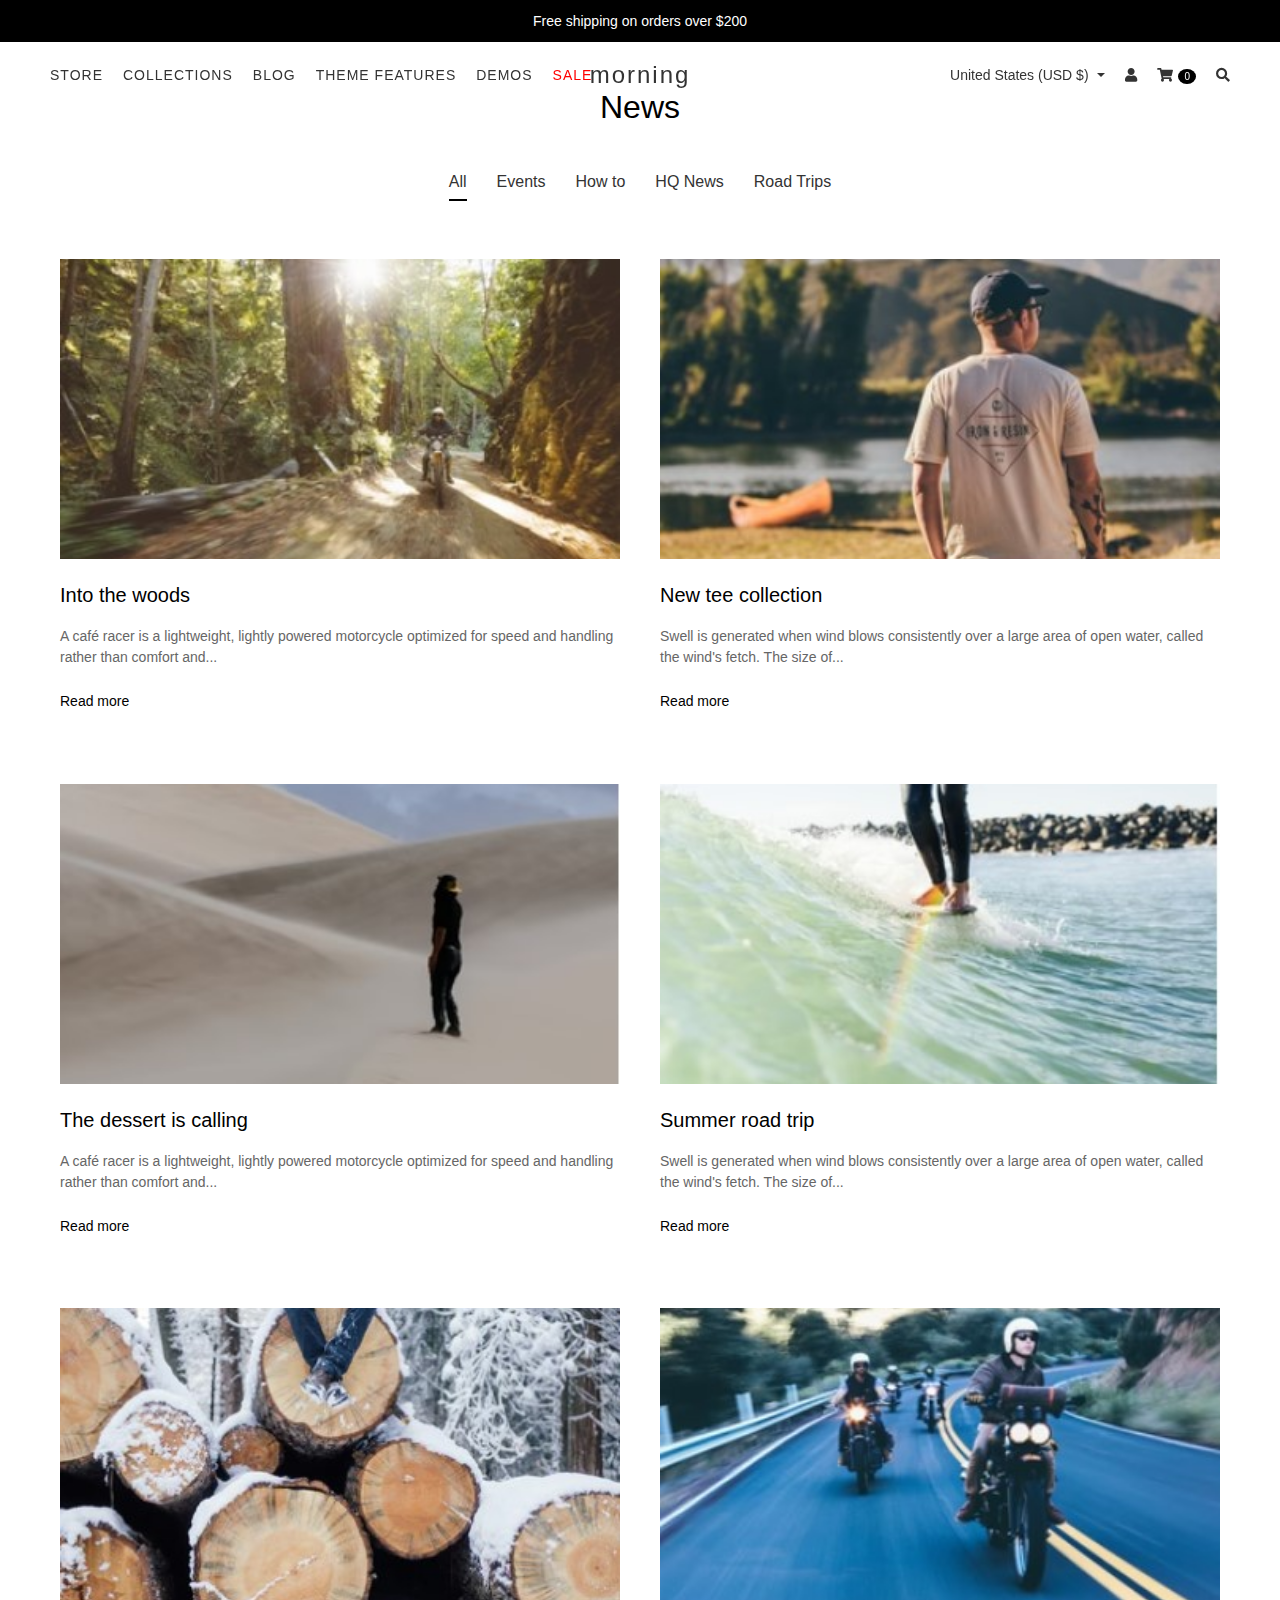
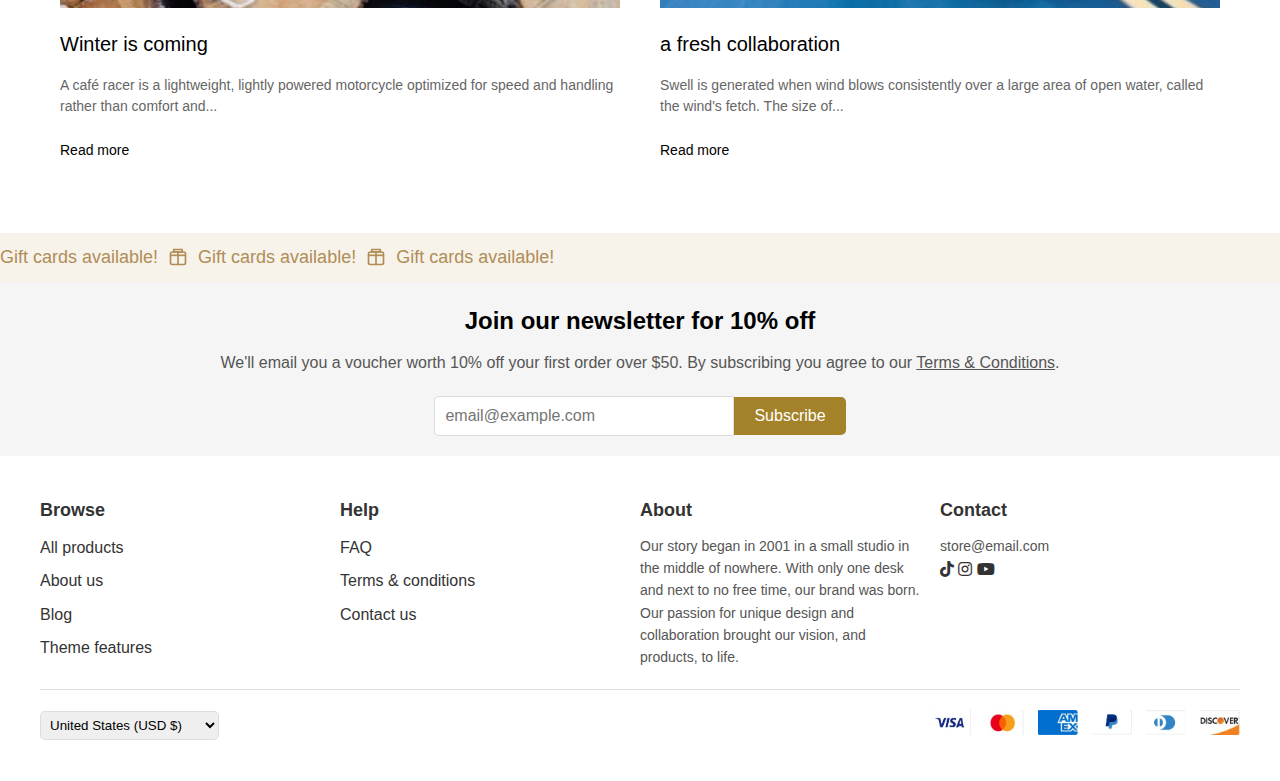
<file: blog.html>
<!DOCTYPE html>
<html lang="en">
<head>
    <meta charset="UTF-8">
    <meta name="viewport" content="width=device-width, initial-scale=1.0">
    <title>Blog</title>
    <link rel="stylesheet" href="./CSS/blog.css">
    <link rel="stylesheet" href="https://cdnjs.cloudflare.com/ajax/libs/font-awesome/5.15.4/css/all.min.css">
</head>
<body>
    <div class="announcement-bar">
        Free shipping on orders over $200
    </div>
    
    <nav class="navbar">
        <div class="left-nav">
            <div class="nav-item">
                <a href="#" class="nav-link">Store</a>
                <div class="dropdown-wrapper">
                    <div class="dropdown-menu">
                        <div class="dropdown-content">
                            <div class="menu-section">
                                <h3>ACCESSORIES</h3>
                                <ul>
                                    <li><a href="#">All products</a></li>
                                    <li><a href="#">Headwear</a></li>
                                    <li><a href="#">Everyday Carry</a></li>
                                    <li><a href="#">Shorts</a></li>
                                    <li><a href="#">Patches & Pins</a></li>
                                    <li><a href="#">Packs & Luggage</a></li>
                                </ul>
                            </div>
                            <div class="menu-section">
                                <h3>TEES & KNITS</h3>
                                <ul>
                                    <li><a href="#">All tees & knits</a></li>
                                    <li><a href="#">Hat Trick Henley</a></li>
                                    <li><a href="#">Home Tee</a></li>
                                    <li><a href="#">Over The Mountains Tee</a></li>
                                    <li><a href="#">Skipper Tee</a></li>
                                    <li><a href="#">Clubbar Tee</a></li>
                                </ul>
                            </div>
                            <div class="menu-section">
                                <h3>HEADWEAR</h3>
                                <ul>
                                    <li><a href="#">All headwear</a></li>
                                    <li><a href="#">Broken Arrow Hat</a></li>
                                    <li><a href="#">Sporty Hat</a></li>
                                    <li><a href="#">Drift Hat</a></li>
                                </ul>
                            </div>
                            <div class="menu-images">
                                    <a href="/" class="menu-image">
                                    <img src="./images/store img1.jpg" alt="On Sale">
                                    <span>ON SALE</span>
                                </a>
                                <a href="/" class="menu-image">
                                    <img src="./images/store img2.jpg" alt="New Arrivals">
                                    <span>NEW ARRIVALS</span>
                                </a>
                            </div>
                        </div>
                    </div>
                </div>
            </div>
            <a href="#" class="nav-link">Collections</a>
            <a href="blog.html" class="nav-link">Blog</a>
            <a href="#" class="nav-link">Theme Features</a>
            <div class="nav-item">
                <a href="#" class="nav-link">Demos</a>
                <div class="dropdown-wrapper demos-dropdown">
                    <div class="dropdown-menu">
                        <div class="demos-grid">
                            <a href="#" class="demo-item">
                                <div class="demo-image">
                                    <img src="./images/evining.jpg" alt="Evening Demo">
                                </div>
                                <div class="demo-info">
                                    <h3>EVENING</h3>
                                    <p>Food & Drink demo</p>
                                </div>
                            </a>
                            <a href="#" class="demo-item">
                                <div class="demo-image">
                                    <img src="./images/weekend.jpg" alt="Weekend Demo">
                                </div>
                                <div class="demo-info">
                                    <h3>WEEKEND</h3>
                                    <p>Jewelry & Accessories demo</p>
                                </div>
                            </a>
                            <a href="#" class="demo-item">
                                <div class="demo-image">
                                    <img src="./images/twilight.jpg" alt="Twilight Demo">
                                </div>
                                <div class="demo-info">
                                    <h3>TWILIGHT</h3>
                                    <p>Health & Beauty demo</p>
                                </div>
                            </a>
                            <a href="#" class="demo-item">
                                <div class="demo-image">
                                    <img src="./images/sunlight.jpg" alt="Sunset Demo">
                                </div>
                                <div class="demo-info">
                                    <h3>SUNSET</h3>
                                    <p>Art & Crafts demo</p>
                                </div>
                            </a>
                        </div>
                    </div>
                </div>
            </div>
            <a href="#" class="nav-link sale">Sale</a>
        </div>
        
        <div class="logo">
            <a href="#">morning</a>
        </div>
        
        <div class="right-nav">
            <div class="currency-selector">
                <a href="#" class="currency-toggle">United States (USD $)</a>
                <div class="currency-dropdown">
                    <div class="currency-list">
                        <a href="#" class="currency-option" data-currency="AUD">
                            <span class="country">Australia</span>
                            <span class="currency">(AUD $)</span>
                        </a>
                        <a href="#" class="currency-option" data-currency="CAD">
                            <span class="country">Canada</span>
                            <span class="currency">(CAD $)</span>
                        </a>
                        <a href="#" class="currency-option" data-currency="EUR">
                            <span class="country">France</span>
                            <span class="currency">(EUR €)</span>
                        </a>
                        <a href="#" class="currency-option" data-currency="EUR">
                            <span class="country">Germany</span>
                            <span class="currency">(EUR €)</span>
                        </a>
                        <a href="#" class="currency-option" data-currency="EUR">
                            <span class="country">Italy</span>
                            <span class="currency">(EUR €)</span>
                        </a>
                        <a href="#" class="currency-option" data-currency="JPY">
                            <span class="country">Japan</span>
                            <span class="currency">(JPY ¥)</span>
                        </a>
                        <a href="#" class="currency-option" data-currency="EUR">
                            <span class="country">Spain</span>
                            <span class="currency">(EUR €)</span>
                        </a>
                        <a href="#" class="currency-option" data-currency="GBP">
                            <span class="country">United Kingdom</span>
                            <span class="currency">(GBP £)</span>
                        </a>
                        <a href="#" class="currency-option" data-currency="USD">
                            <span class="country">United States</span>
                            <span class="currency">(USD $)</span>
                        </a>
                    </div>
                </div>
            </div>
            <a href="#" class="account"><i class="fas fa-user"></i></a>
            <a href="#" class="cart">
                <i class="fas fa-shopping-cart"></i>
                <span class="cart-count">0</span>
            </a>
            <a href="#" class="search"><i class="fas fa-search"></i></a>
        </div>
        <div class="login-modal" id="loginModal">
            <div class="modal-content">
                <span class="close-modal">&times;</span>
                <h2>Login</h2>
                <form class="login-form">
                    <div class="form-group">
                        <input type="email" placeholder="Email" required>
                    </div>
                    <div class="form-group">
                        <input type="password" placeholder="Password" required>
                    </div>
                    <button type="submit" class="login-btn">Login</button>
                </form>
                <div class="form-footer">
                    <a href="#">Forgot Password?</a>
                    <a href="#">Create Account</a>
                </div>
            </div>
        </div>
    </nav>

    <section class="blog-section">
        <div class="blog-header">
          <h1>News</h1>
          <nav class="blog-nav">
            <a href="#" class="active">All</a>
            <a href="#">Events</a>
            <a href="#">How to</a>
            <a href="#">HQ News</a>
            <a href="#">Road Trips</a>
          </nav>
        </div>
    
        <div class="blog-grid">
          <!-- Blog Card 1 -->
          <a href="#" class="blog-card">
            <div class="blog-image">
              <img src="./images/into woods.jpg" alt="Motorcycle in woods">
            </div>
            <h2 class="blog-title">Into the woods</h2>
            <p class="blog-excerpt">A café racer is a lightweight, lightly powered motorcycle optimized for speed and handling rather than comfort and...</p>
            <span class="blog-link">Read more</span>
          </a>
    
          <!-- Blog Card 2 -->
          <a href="#" class="blog-card">
            <div class="blog-image">
              <img src="./images/tee collection.jpg" alt="Person wearing tee">
            </div>
            <h2 class="blog-title">New tee collection</h2>
            <p class="blog-excerpt">Swell is generated when wind blows consistently over a large area of open water, called the wind's fetch. The size of...</p>
            <span class="blog-link">Read more</span>
          </a>
        </div>

        <div class="blog-grid">
            <!-- Blog Card 1 -->
            <a href="#" class="blog-card">
              <div class="blog-image">
                <img src="./images/dessert is calling.jpg" alt="dessert">
              </div>
              <h2 class="blog-title">The dessert is calling</h2>
              <p class="blog-excerpt">A café racer is a lightweight, lightly powered motorcycle optimized for speed and handling rather than comfort and...</p>
              <span class="blog-link">Read more</span>
            </a>
      
            <!-- Blog Card 2 -->
            <a href="#" class="blog-card">
              <div class="blog-image">
                <img src="./images/summer road trip.jpg" alt="Summer road trip">
              </div>
              <h2 class="blog-title">Summer road trip</h2>
              <p class="blog-excerpt">Swell is generated when wind blows consistently over a large area of open water, called the wind's fetch. The size of...</p>
              <span class="blog-link">Read more</span>
            </a>
          </div>
          <div class="blog-grid">
            <!-- Blog Card 1 -->
            <a href="#" class="blog-card">
              <div class="blog-image">
                <img src="./images/winter is coming.jpg" alt="Winter is coming">
              </div>
              <h2 class="blog-title">Winter is coming</h2>
              <p class="blog-excerpt">A café racer is a lightweight, lightly powered motorcycle optimized for speed and handling rather than comfort and...</p>
              <span class="blog-link">Read more</span>
            </a>
      
            <!-- Blog Card 2 -->
            <a href="#" class="blog-card">
              <div class="blog-image">
                <img src="./images/fresh collaboration.jpg" alt="fresh collaboration">
              </div>
              <h2 class="blog-title">a fresh collaboration</h2>
              <p class="blog-excerpt">Swell is generated when wind blows consistently over a large area of open water, called the wind's fetch. The size of...</p>
              <span class="blog-link">Read more</span>
            </a>
          </div>
      </section>

      <section class="gift-marquee-section">
        <div class="gift-marquee-container">
            <div class="gift-marquee-item">
                Gift cards available!
                <svg class="gift-icon" xmlns="http://www.w3.org/2000/svg" viewBox="0 0 24 24" fill="none" stroke="currentColor" stroke-width="2">
                    <rect x="3" y="6" width="18" height="15" rx="2"/>
                    <path d="M3 10h18"/>
                    <path d="M12 6v15"/>
                    <path d="M7 3h10v3H7z"/>
                </svg>
                Gift cards available!
                <svg class="gift-icon" xmlns="http://www.w3.org/2000/svg" viewBox="0 0 24 24" fill="none" stroke="currentColor" stroke-width="2">
                    <rect x="3" y="6" width="18" height="15" rx="2"/>
                    <path d="M3 10h18"/>
                    <path d="M12 6v15"/>
                    <path d="M7 3h10v3H7z"/>
                </svg>
                Gift cards available!
            </div>
        </div>
    </section>

    <section class="newsletter-section">
        <h2>Join our newsletter for 10% off</h2>
        <p>We'll email you a voucher worth 10% off your first order over $50. By subscribing you agree to our <a href="#">Terms & Conditions</a>.</p>
        <div class="newsletter-form">
            <input type="email" id="email-input" placeholder="email@example.com" />
            <button id="subscribe-button">Subscribe</button>
        </div>
    </section>

    <footer class="footer-section">
        <div class="footer-content">
            <div class="footer-column">
                <h3>Browse</h3>
                <ul>
                    <li><a href="#">All products</a></li>
                    <li><a href="#">About us</a></li>
                    <li><a href="#">Blog</a></li>
                    <li><a href="#">Theme features</a></li>
                </ul>
            </div>
            <div class="footer-column">
                <h3>Help</h3>
                <ul>
                    <li><a href="#">FAQ</a></li>
                    <li><a href="#">Terms & conditions</a></li>
                    <li><a href="#">Contact us</a></li>
                </ul>
            </div>
            <div class="footer-column">
                <h3>About</h3>
                <p>Our story began in 2001 in a small studio in the middle of nowhere. With only one desk and next to no free time, our brand was born. Our passion for unique design and collaboration brought our vision, and products, to life.</p>
            </div>
            <div class="footer-column">
                <h3>Contact</h3>
                <p>store@email.com</p>
                <div class="footer-social-icons">
                    <i class="fab fa-tiktok"></i>
                    <i class="fab fa-instagram"></i>
                    <i class="fab fa-youtube"></i>
                </div>
            </div>
        </div>
        <div class="footer-bottom">
            <div class="footer-currency">
                <select>
                    <option>United States (USD $)</option>
                    <option>United Kingdom (GBP £)</option>
                    <option>Euro (EUR €)</option>
                </select>
            </div>
            <div class="footer-payment-icons">
                <img src="./images/visa.jpg" alt="Visa">
                <img src="./images/mastercard.jpg" alt="MasterCard">
                <img src="./images/AE.jpg" alt="American Express">
                <img src="./images/PP.jpg" alt="PayPal">
                <img src="./images/OD.jpg" alt="OD">
                <img src="./images/DISCOVER.jpg" alt="Discover">
            </div>
        </div>
    </footer>

</body>
</html>
</file>
<file: style.css>
* {
    margin: 0;
    padding: 0;
    box-sizing: border-box;
}

body {
    font-family: Arial, sans-serif;
    line-height: 1.6;
}

.announcement-bar {
    background-color: #000;
    color: white;
    text-align: center;
    padding: 10px;
    font-size: 14px;
}

.navbar {
    display: flex;
    justify-content: space-between;
    align-items: center;
    padding: 20px 50px;
    position: fixed;
    width: 100%;
    left: 0;
    right: 0;
    background-color: transparent;
    transition: background-color 0.3s ease;
    z-index: 1000;
}

.navbar:hover {
    background-color: white;
}

.left-nav {
    display: flex;
    gap: 20px;
    align-items: center;
}

.nav-item {
    position: static;
}

.nav-link {
    color: #333;
    text-decoration: none;
    text-transform: uppercase;
    font-size: 14px;
    letter-spacing: 1px;
    font-weight: 500;
}

.nav-link.sale {
    color: #ff0000;
}

.dropdown-wrapper {
    position: absolute;
    left: 0;
    right: 0;
    top: 100%;
    background-color: white;
    visibility: hidden;
    opacity: 0;
    transition: all 0.3s ease;
}

.nav-item:hover .dropdown-wrapper {
    visibility: visible;
    opacity: 1;
}

.dropdown-menu {
    width: 100%;
}

.dropdown-content {
    max-width: 1400px;
    margin: 0 auto;
    padding: 40px;
    display: flex;
    gap: 40px;
}

.menu-section {
    min-width: 200px;
}

.menu-section h3 {
    font-size: 12px;
    font-weight: 600;
    margin-bottom: 15px;
    color: #333;
}

.menu-section ul {
    list-style: none;
}

.menu-section ul li {
    margin-bottom: 10px;
}

.menu-section ul li a {
    color: #666;
    text-decoration: none;
    font-size: 14px;
    transition: color 0.3s ease;
}

.menu-section ul li a:hover {
    color: #333;
}
.menu-images {
    display: flex;
    gap: 20px;
    margin-left: auto;
}

.menu-image {
    position: relative;
    width: 300px;
    display: block; 
    text-decoration: none;
    overflow: hidden;
}

.menu-image img {
    width: 100%;
    height: 200px;
    object-fit: cover;
    transition: transform 0.3s ease;
}
.menu-image:hover img {
    transform: scale(1.05);
    transition: transform 0.3s ease;
}

.menu-image span {
    position: absolute;
    bottom: 20px;
    left: 50%;
    transform: translateX(-50%);
    background-color: white;
    padding: 5px 15px;
    font-size: 12px;
    text-transform: uppercase;
    letter-spacing: 1px;
    z-index: 1;
}

.logo {
    font-size: 24px;
    letter-spacing: 2px;
    position: absolute;
    left: 50%;
    transform: translateX(-50%);
}

.logo a {
    color: #333;
    text-decoration: none;
    text-transform: lowercase;
}

.right-nav {
    display: flex;
    align-items: center;
    gap: 20px;
}

.right-nav a {
    color: #333;
    text-decoration: none;
    font-size: 14px;
}

.currency-selector {
    position: relative;
}

.currency-toggle {
    color: #333;
    text-decoration: none;
    font-size: 14px;
    cursor: pointer;
    display: flex;
    align-items: center;
}

.currency-toggle:after {
    content: '';
    display: inline-block;
    width: 0;
    height: 0;
    border-left: 4px solid transparent;
    border-right: 4px solid transparent;
    border-top: 4px solid #333;
    margin-left: 8px;
}

.currency-dropdown {
    position: absolute;
    top: 100%;
    right: 0;
    background: white;
    border-radius: 4px;
    box-shadow: 0 4px 12px rgba(0,0,0,0.1);
    padding: 10px 0;
    min-width: 200px;
    opacity: 0;
    visibility: hidden;
    transition: all 0.3s ease;
    margin-top: 10px;
    z-index: 1000;
}

.currency-selector:hover .currency-dropdown {
    opacity: 1;
    visibility: visible;
}

.currency-list {
    max-height: 300px;
    overflow-y: auto;
}

.currency-option {
    display: flex;
    justify-content: space-between;
    padding: 10px 20px;
    text-decoration: none;
    color: #333;
    font-size: 14px;
    transition: background-color 0.3s ease;
}

.currency-option:hover {
    background-color: #f5f5f5;
}

.currency-option .country {
    font-weight: 400;
}

.currency-option .currency {
    color: #666;
}

.currency-dropdown:before {
    content: '';
    position: absolute;
    top: -4px;
    right: 20px;
    width: 8px;
    height: 8px;
    background: white;
    transform: rotate(45deg);
    box-shadow: -2px -2px 4px rgba(0,0,0,0.05);
}

.currency-list::-webkit-scrollbar {
    width: 6px;
}

.currency-list::-webkit-scrollbar-track {
    background: #f1f1f1;
}

.currency-list::-webkit-scrollbar-thumb {
    background: #888;
    border-radius: 3px;
}

.currency-list::-webkit-scrollbar-thumb:hover {
    background: #555;
}

@media (max-width: 768px) {
    .currency-dropdown {
        right: -50px;
    }
}

.cart-count {
    background-color: #000;
    color: white;
    font-size: 10px;
    padding: 2px 6px;
    border-radius: 50%;
    margin-left: 2px;
}
.demos-dropdown .dropdown-menu {
    padding: 40px;
}

.demos-grid {
    display: grid;
    grid-template-columns: repeat(4, 1fr);
    gap: 30px;
    max-width: 1200px;
    margin: 0 auto;
}

.demo-item {
    text-decoration: none;
    color: inherit;
    transition: transform 0.3s ease;
}

.demo-item:hover {
    transform: translateY(-5px);
}

.demo-image {
    margin-bottom: 15px;
    overflow: hidden;
    border-radius: 4px;
}

.demo-image img {
    width: 100%;
    height: 200px;
    object-fit: cover;
    transition: transform 0.3s ease;
}

.demo-item:hover .demo-image img {
    transform: scale(1.05);
}

.demo-info {
    text-align: center;
}

.demo-info h3 {
    font-size: 14px;
    margin-bottom: 5px;
    color: #333;
}

.demo-info p {
    font-size: 12px;
    color: #666;
}

.login-modal {
    display: none;
    position: fixed;
    top: 0;
    left: 0;
    width: 100%;
    height: 100%;
    background-color: rgba(0, 0, 0, 0.5);
    z-index: 2000;
    align-items: center;
    justify-content: center;
}

.modal-content {
    background-color: white;
    padding: 40px;
    border-radius: 8px;
    width: 100%;
    max-width: 400px;
    position: relative;
}

.close-modal {
    position: absolute;
    right: 20px;
    top: 20px;
    font-size: 24px;
    cursor: pointer;
    color: #666;
}

.login-form {
    margin-top: 20px;
}

.form-group {
    margin-bottom: 20px;
}

.form-group input {
    width: 100%;
    padding: 12px;
    border: 1px solid #ddd;
    border-radius: 4px;
    font-size: 14px;
}

.login-btn {
    width: 100%;
    padding: 12px;
    background-color: #333;
    color: white;
    border: none;
    border-radius: 4px;
    cursor: pointer;
    font-size: 14px;
    transition: background-color 0.3s ease;
}

.login-btn:hover {
    background-color: #444;
}

.form-footer {
    margin-top: 20px;
    display: flex;
    justify-content: space-between;
}

.form-footer a {
    color: #666;
    text-decoration: none;
    font-size: 14px;
}

.form-footer a:hover {
    color: #333;
}

@media (max-width: 1200px) {
    .demos-grid {
        grid-template-columns: repeat(2, 1fr);
    }
}

@media (max-width: 768px) {
    .demos-grid {
        grid-template-columns: 1fr;
    }
}

@media (max-width: 1200px) {
    .dropdown-content {
        flex-wrap: wrap;
    }
    
    .menu-images {
        width: 100%;
        margin-top: 20px;
        justify-content: center;
    }
}

@media (max-width: 768px) {
    .navbar {
        padding: 20px;
    }
    
    .left-nav, .right-nav {
        display: none;
    }
    
    .logo {
        margin: 0 auto;
    }
}

@media (max-width: 1200px) {
    .dropdown-content {
        flex-wrap: wrap;
    }
    
    .menu-images {
        width: 100%;
        margin-top: 20px;
        justify-content: center;
    }
}

@media (max-width: 768px) {
    .navbar {
        padding: 20px;
    }
    
    .left-nav, .right-nav {
        display: none;
    }
    
    .logo {
        margin: 0 auto;
    }
}

.morning-hero-section {
    position: relative;
    width: 100%;
    height: 100vh;
    overflow: hidden;
}

.morning-slides {
    position: relative;
    width: 100%;
    height: 100%;
}

.morning-slide {
    position: absolute;
    top: 0;
    left: 0;
    width: 100%;
    height: 100%;
    opacity: 0;
    transition: opacity 0.8s ease-in-out;
    z-index: 1;
}

.morning-slide.morning-slide-active {
    opacity: 1;
    z-index: 2;
}

.morning-slide-bg {
    position: absolute;
    top: 0;
    left: 0;
    width: 100%;
    height: 100%;
    object-fit: cover;
}

.morning-slide-overlay {
    position: absolute;
    top: 0;
    left: 0;
    width: 100%;
    height: 100%;
    background: rgba(0, 0, 0, 0.3);
}

.morning-hero-content {
    position: absolute;
    top: 50%;
    left: 50%;
    transform: translate(-50%, -50%);
    text-align: center;
    color: #fff;
    z-index: 3;
    width: 90%;
    max-width: 800px;
    padding: 20px;
}

.morning-hero-content h1 {
    font-size: 2rem;
    margin-bottom: 1.5rem;
    font-weight: 700;
    letter-spacing: -0.5px;
}

.morning-hero-content p {
    font-size: 1rem;
    margin-bottom: 2rem;
    line-height: 1.6;
    opacity: 0.9;
}

.morning-hero-content-left {
    left: 30%;
    text-align: left;
}

.morning-hero-content-right {
    left: 70%;
    text-align: right;
}

.morning-hero-content-medium {
    max-width: 600px;
}

.morning-button-group {
    display: flex;
    gap: 1rem;
    justify-content: center;
}

.morning-hero-content-left .morning-button-group {
    justify-content: flex-start;
}

.morning-hero-content-right .morning-button-group {
    justify-content: flex-end;
}

.morning-btn {
    display: inline-block;
    padding: 1rem 2rem;
    font-size: 1rem;
    text-transform: uppercase;
    letter-spacing: 1px;
    transition: all 0.3s ease;
    border-radius: 4px;
    text-decoration: none;
    background-color: #a07c3c;
}

.morning-btn-outline {
    color: #fff;
    border: 2px solid #fff;
    background-color: #a07c3c;
}

.morning-btn-outline:hover {
    background: #fff;
    color: #000;
}

.morning-btn-filled {
    background: #fff;
    color: #000;
    border: 2px solid #fff;
}

.morning-btn-filled:hover {
    background: transparent;
    color: #fff;
}

.morning-slide-nav {
    position: absolute;
    top: 50%;
    width: 100%;
    transform: translateY(-50%);
    z-index: 3;
    display: flex;
    justify-content: space-between;
    padding: 0 2rem;
}

.morning-slide-arrow {
    background: rgba(255, 255, 255, 0.2);
    border: none;
    width: 50px;
    height: 50px;
    border-radius: 50%;
    cursor: pointer;
    display: flex;
    align-items: center;
    justify-content: center;
    transition: all 0.3s ease;
}

.morning-slide-arrow:hover {
    background-color: gold;
}

.morning-slide-arrow i {
    color: #fff;
    font-size: 1.2rem;
}

.morning-slider-dots {
    position: absolute;
    bottom: 2rem;
    left: 50%;
    transform: translateX(-50%);
    display: flex;
    gap: 1rem;
    z-index: 3;
}

.morning-dot {
    width: 12px;
    height: 12px;
    border-radius: 50%;
    background: rgba(255, 255, 255, 0.5);
    cursor: pointer;
    transition: all 0.3s ease;
}

.morning-dot:hover {
    background: rgba(255, 255, 255, 0.8);
}

.morning-dot.morning-dot-active {
    background: #fff;
    transform: scale(1.2);
}

@media (max-width: 768px) {
    .morning-hero-content h1 {
        font-size: 2.5rem;
    }

    .morning-hero-content p {
        font-size: 1rem;
    }

    .morning-hero-content-left,
    .morning-hero-content-right {
        left: 50%;
        text-align: center;
    }

    .morning-hero-content-left .morning-button-group,
    .morning-hero-content-right .morning-button-group {
        justify-content: center;
    }

    .morning-btn {
        padding: 0.8rem 1.5rem;
        font-size: 0.9rem;
    }

    .morning-slide-nav {
        padding: 0 1rem;
    }

    .morning-slide-arrow {
        width: 40px;
        height: 40px;
    }
}

    .collection-section {
        max-width: 1200px;
        margin: 0 auto;
        padding: 20px;
        text-align: center;
    }
    
    .collection-title {
        font-size: 24px;
        margin-bottom: 20px;
    }
    
    .collection-nav {
        display: flex;
        justify-content: center;
        gap: 20px;
        margin-bottom: 40px;
    }
    
    .collection-nav-item {
        text-decoration: none;
        color: #333;
        padding-bottom: 5px;
        position: relative;
    }

    .collection-nav-item::after {
        content: '';
        position: absolute;
        width: 0;
        height: 2px;
        bottom: 0;
        left: 0;
        background-color: #333;
        transition: width 0.3s;
    }
    
    .collection-nav-item:hover::after {
        width: 100%;
    }
    .collection-nav-item collection-sale:hover{
        color: red;
    }
    
    .collection-slider-container {
        position: relative;
        overflow: hidden;
    }
    
    .collection-slider {
        display: flex;
        transition: transform 0.5s ease;
    }
    
    .collection-slide {
        min-width: 100%;
        display: grid;
        grid-template-columns: repeat(3, 1fr);
        gap: 20px;
    }
    
    .collection-product-card {
        text-align: left;
    }
    
    .collection-image-container {
        position: relative;
        overflow: hidden;
        margin-bottom: 10px;
    }
    
    .collection-product-image {
        width: 100%;
        height: auto;
        transition: opacity 0.3s ease;
    }
    
    .collection-product-image-hover {
        position: absolute;
        top: 0;
        left: 0;
        width: 100%;
        height: 100%;
        opacity: 0;
        transition: opacity 0.3s ease;
    }
    
    .collection-image-container:hover .collection-product-image {
        opacity: 0;
    }
    
    .collection-image-container:hover .collection-product-image-hover {
        opacity: 1;
    }
    
    .collection-product-info {
        display: flex;
        justify-content: space-between;
        align-items: center;
        margin-top: 10px;
    }
    
    .collection-price {
        font-weight: bold;
    }
    
    .collection-color-options {
        display: flex;
        gap: 5px;
    }
    
    .collection-color-option {
        width: 15px;
        height: 15px;
        border-radius: 50%;
        cursor: pointer;
    }
    
    .collection-slider-nav {
        display: flex;
        justify-content: center;
        margin-top: 20px;
        gap: 10px;
    }
    
    .collection-dot {
        width: 10px;
        height: 10px;
        border-radius: 50%;
        background-color: #ccc;
        cursor: pointer;
    }
    
    .collection-dot.active {
        background-color: #333;
    }
    
    .collection-arrow {
        position: absolute;
        top: 50%;
        transform: translateY(-50%);
        width: 40px;
        height: 40px;
        background-color: rgba(255, 255, 255, 0.8);
        border-radius: 50%;
        display: flex;
        align-items: center;
        justify-content: center;
        cursor: pointer;
        font-size: 20px;
    }
    
    .collection-arrow-left {
        left: 10px;
    }
    
    .collection-arrow-right {
        right: 10px;
    }

    .image-section {
        position: relative;
        width: 100%;
        max-width: 1200px;
        margin: 0 auto;
        padding: 0 20px;
      }
  
      .image-section img {
        width: 100%;
        height: auto;
        display: block;
      }
  
      .image-section .text-container {
        position: absolute;
        top: 50%;
        left: 50px;
        transform: translateY(-50%);
        color: white;
        text-align: left;
      }
  
      .image-section .text {
        font-size: 24px;
        font-weight: bold;
        margin-bottom: 10px;
      }
  
      .image-section .timer {
        font-size: 24px;
        font-weight: bold;
        display: flex;
        justify-content: flex-start;
      }
  
      .image-section .timer > div {
        margin-right: 5px;
      }

      .social-testimonial-section {
        max-width: 800px;
        margin: 0 auto;
        padding: 40px 20px;
        position: relative;
    }
    
    .social-testimonial-slider {
        position: relative;
        overflow: hidden;
    }
    
    .social-testimonial-slide {
        display: none;
        text-align: center;
        animation: fadeEffect 1s;
    }
    
    @keyframes fadeEffect {
        from {opacity: 0.4}
        to {opacity: 1}
    }
    
    .social-testimonial-slide.active {
        display: block;
    }
    
    .social-testimonial-icon {
        font-size: 24px;
        margin-bottom: 20px;
    }
    
    .social-testimonial-text {
        font-size: 16px;
        line-height: 1.6;
        color: #333;
        margin-bottom: 15px;
        max-width: 600px;
        margin: 0 auto 15px;
    }
    
    .social-testimonial-author {
        font-size: 14px;
        color: #666;
        font-style: italic;
    }
    
    .social-testimonial-nav {
        text-align: center;
        margin-top: 20px;
    }
    
    .social-testimonial-dot {
        height: 8px;
        width: 8px;
        margin: 0 5px;
        background-color: #bbb;
        border-radius: 50%;
        display: inline-block;
        cursor: pointer;
        transition: background-color 0.3s ease;
    }
    
    .social-testimonial-dot.active {
        background-color: #333;
    }
    
    .social-testimonial-prev,
    .social-testimonial-next {
        cursor: pointer;
        position: absolute;
        top: 50%;
        transform: translateY(-50%);
        padding: 16px;
        color: #888;
        font-weight: bold;
        font-size: 18px;
        transition: 0.3s ease;
        user-select: none;
        background: none;
        border: none;
    }
    
    .social-testimonial-prev {
        left: 0;
    }
    
    .social-testimonial-next {
        right: 0;
    }
    
    .social-testimonial-prev:hover,
    .social-testimonial-next:hover {
        color: #333;
    }

    .inspiration-container {
        max-width: 1400px;
        margin: 0 auto;
        padding: 0 20px;
    }

    .inspiration-section {
        padding: 80px 0;
    }

    .inspiration-wrapper {
        position: relative;
        height: 500px;
        width: 100%;
        overflow: hidden;
        border-radius: 12px;
        box-shadow: 0 4px 12px rgba(0, 0, 0, 0.1);
        margin: 0 auto;
    }
    
    .inspiration-bg {
        width: 100%;
        height: 100%;
        background: url('./images/display.jpg') center/cover no-repeat;
        position: relative;

    }
    
    .inspiration-overlay {
        position: absolute;
        top: 0;
        left: 0;
        width: 100%;
        height: 100%;
        background: rgba(0, 0, 0, 0.4);
    }
    
    .inspiration-content {
        position: absolute;
        top: 50%;
        left: 50%;
        transform: translate(-50%, -50%);
        text-align: center;
        color: white;
        width: 80%;
        max-width: 800px;
        z-index: 2;
    }
    
    .inspiration-heading {
        font-size: 3rem;
        margin-bottom: 1rem;
        font-weight: 300;
        text-transform: uppercase;
        letter-spacing: 2px;
    }
    
    .inspiration-text {
        font-size: 1.2rem;
        margin-bottom: 2rem;
        line-height: 1.6;
        font-style: italic;
    }
    
    .inspiration-attribution {
        font-size: 1rem;
        margin-bottom: 2rem;
        opacity: 0.9;
    }
    
    .inspiration-button {
        display: inline-block;
        padding: 12px 30px;
        background-color: transparent;
        color: white;
        border: 2px solid white;
        text-decoration: none;
        text-transform: uppercase;
        letter-spacing: 1px;
        transition: all 0.3s ease;
        font-size: 0.9rem;
    }
    
    .inspiration-button:hover {
        background-color: white;
        color: black;
    }

    @media (max-width: 768px) {
        .inspiration-heading {
            font-size: 2rem;
        }
        
        .inspiration-text {
            font-size: 1rem;
        }
        
        .inspiration-content {
            width: 90%;
        }
    }

    .container {
        max-width: 1200px;
        margin: 0 auto;
        padding: 0 20px;
        position: relative;
    }
    
    .bike-section {
        background-color: #f5f5f5;
        padding: 80px 0;
    }
    
    .feature-section {
        background-color: #f5f0e6;
        padding: 80px 0;
    }
    
    .content-wrapper {
        display: flex;
        position: relative;
        min-height: 500px;
    }
    
    .text-content {
        position: absolute;
        background-color: white;
        padding: 40px;
        border-radius: 4px;
        box-shadow: 0 2px 10px rgba(0, 0, 0, 0.1);
        max-width: 400px;
        z-index: 2;
    }
    
    .right-image .text-content {
        left: 0;
        top: 50%;
        transform: translateY(-50%);
    }
    
    .left-image .text-content {
        right: 0;
        top: 50%;
        transform: translateY(-50%);
    }
    
    .text-content h2 {
        font-size: 1.8rem;
        margin-bottom: 20px;
        color: #333;
    }
    
    .text-content p {
        font-size: 1rem;
        line-height: 1.6;
        color: #666;
    }
    
    .image-content {
        position: relative;
        width: 100%;
        height: 500px;
        z-index: 1;
    }
    
    .right-image .image-content {
        margin-left: auto;
        width: 75%;
    }
    
    .left-image .image-content {
        margin-right: auto;
        width: 75%;
    }
    
    .image-content img {
        width: 100%;
        height: 100%;
        object-fit: cover;
    }
    
    @media (max-width: 768px) {
        .content-wrapper {
            min-height: auto;
            flex-direction: column;
        }
    
        .text-content {
            position: relative;
            transform: none;
            max-width: 100%;
            margin-bottom: 30px;
        }
    
        .right-image .text-content,
        .left-image .text-content {
            left: auto;
            right: auto;
            top: auto;
        }
    
        .image-content {
            width: 100%;
            height: 300px;
        }
    
        .right-image .image-content,
        .left-image .image-content {
            margin: 0;
            width: 100%;
        }
    }

    .cg-section {
        padding: 80px 0;
        background-color: #f8f8f8;
      }
  
      .cg-section-container {
        max-width: 1200px;
        margin: 0 auto;
        padding: 0 20px;
      }
  
      .cg-section-header {
        text-align: center;
        margin-bottom: 50px;
      }
  
      .cg-section-title {
        font-size: 32px;
        color: #333;
        margin-bottom: 15px;
      }
  
      .cg-section-subtitle {
        font-size: 16px;
        color: #666;
        max-width: 600px;
        margin: 0 auto;
        line-height: 1.6;
      }
  
      .cg-slider-container {
        max-width: 1200px;
        margin: 0 auto;
        position: relative;
        overflow: hidden;
      }
  
      .cg-slide {
        display: none;
      }
  
      .cg-slide.active {
        display: flex;
        justify-content: center;
        gap: 20px;
        padding: 20px;
      }
  
      .cg-collection-card {
        position: relative;
        width: 350px;
        height: 450px;
        overflow: hidden;
        border-radius: 8px;
        box-shadow: 0 4px 6px rgba(0, 0, 0, 0.1);
      }
  
      .cg-collection-image {
        width: 100%;
        height: 100%;
        object-fit: cover;
        transition: transform 0.3s ease;
      }
  
      .cg-overlay {
        position: absolute;
        top: 0;
        left: 0;
        width: 100%;
        height: 100%;
        background: rgba(0, 0, 0, 0.5);
        display: flex;
        flex-direction: column;
        justify-content: center;
        align-items: center;
        opacity: 0;
        transition: opacity 0.3s ease;
      }
  
      .cg-collection-card:hover .cg-overlay {
        opacity: 1;
      }
  
      .cg-collection-card:hover .cg-collection-image {
        transform: scale(1.1);
      }
  
      .cg-title {
        color: white;
        font-size: 24px;
        margin-bottom: 15px;
        text-align: center;
      }
  
      .cg-button {
        padding: 10px 20px;
        background: white;
        color: black;
        border: none;
        border-radius: 4px;
        cursor: pointer;
        transition: background 0.3s ease;
      }
  
      .cg-button:hover {
        background: #f0f0f0;
      }
  
      .cg-dots {
        text-align: center;
        margin-top: 20px;
      }
  
      .cg-dot {
        height: 10px;
        width: 10px;
        margin: 0 5px;
        background-color: #bbb;
        border-radius: 50%;
        display: inline-block;
        cursor: pointer;
        transition: background-color 0.3s ease;
      }
  
      .cg-dot.active {
        background-color: #333;
      }
  
      @media (max-width: 1200px) {
        .cg-slide.active {
          gap: 15px;
          padding: 15px;
        }
  
        .cg-collection-card {
          width: 300px;
          height: 400px;
        }
      }
  
      @media (max-width: 992px) {
        .cg-collection-card {
          width: 250px;
          height: 350px;
        }
      }
  
      @media (max-width: 768px) {
        .cg-section {
          padding: 60px 0;
        }
  
        .cg-section-title {
          font-size: 28px;
        }
  
        .cg-slide.active {
          flex-direction: column;
          align-items: center;
        }
  
        .cg-collection-card {
          width: 100%;
          max-width: 400px;
          height: 400px;
          margin-bottom: 20px;
        }
      }

      .features-container {
        max-width: 1200px;
        margin: 0 auto;
        padding: 48px 20px;
    }
    
    .features-grid {
        display: grid;
        grid-template-columns: repeat(2, 1fr);
        gap: 30px;
        padding: 20px 0;
    }
    
    .feature-box {
        background-color: #f9fafb;
        padding: 24px;
        border-radius: 8px;
        transition: all 0.3s ease;
    }
    
    .feature-box:hover {
        box-shadow: 0 10px 15px -3px rgba(0, 0, 0, 0.1);
        transform: translateY(-2px);
    }
    
    .feature-icon {
        width: 40px;
        height: 40px;
        margin-bottom: 16px;
    }
    
    .feature-title {
        font-size: 20px;
        font-weight: 600;
        color: #111827;
        margin: 0 0 12px 0;
    }
    
    .feature-description {
        font-size: 16px;
        line-height: 1.5;
        color: #4b5563;
        margin: 0;
    }
    
    @media (max-width: 768px) {
        .features-grid {
            grid-template-columns: 1fr;
        }
    }
    
    .store-location-wrapper {
        position: relative;
        width: 100%;
        min-height: 400px;
        padding: 40px 20px;
        background-color: #f5f5f5;
        overflow: hidden;
      }
    
      .store-location-container {
        max-width: 1200px;
        margin: 0 auto;
        position: relative;
      }
    
      .store-content-wrapper {
        background-color: #ffffff;
        width: 55%;
        z-index: 2;
        position: relative;
        padding: 30px;
        box-shadow: 0 2px 4px rgba(0, 0, 0, 0.05);
      }
    
      .store-content-area {
        display: flex;
        gap: 40px;
        margin-bottom: 30px;
      }
    
      .store-info-left {
        flex: 1;
      }
    
      .store-info-right {
        flex: 1;
      }
    
      .store-title {
        font-size: 24px;
        font-weight: 600;
        margin-bottom: 20px;
        color: #333;
        position: relative;
      }
    
      .store-title:after {
        content: '';
        position: absolute;
        bottom: -10px;
        left: 0;
        width: 40px;
        height: 2px;
        background-color: #333;
      }
    
      .store-details {
        margin-bottom: 15px;
      }
    
      .store-address {
        color: #666;
        margin-bottom: 8px;
      }
    
      .store-phone {
        color: #666;
        margin-bottom: 8px;
      }
    
      .store-email {
        color: #666;
        margin-bottom: 15px;
      }
    
      .store-hours {
        color: #666;
        line-height: 1.6;
      }
    
      .store-hours p:first-child {
        color: #333;
      }
    
      .store-hours p:nth-child(2) {
        color: #666;
      }
    
      .store-hours p:last-child {
        color: #999;
      }
    
      .map-container {
        position: absolute;
        right: 0;
        top: 50%;
        transform: translateY(-50%);
        width: 60%;
        height: 100%;
        background-color: #f5f5f5;
        z-index: 1;
      }
    
      .store-accordion {
        padding: 20px 0 0;
        border-top: 1px solid black;
        display: flex;
        justify-content: space-between;
        align-items: center;
        cursor: pointer;
      }
    
      .store-accordion-title {
        font-size: 18px;
        font-weight: 500;
        color: #333;
      }
    
      .store-accordion-icon {
        font-size: 20px;
        color: #333;
      }
    
      @media (max-width: 768px) {
        .store-content-wrapper {
          width: 100%;
        }
    
        .store-content-area {
          flex-direction: column;
          gap: 20px;
        }
    
        .map-container {
          position: relative;
          width: 100%;
          height: 300px;
          margin-top: 20px;
          transform: none;
        }
      }

      .gift-marquee-section {
        background-color: #f7f3eb;
        padding: 10px 0;
        overflow: hidden;
        width: 100%;
    }
    
    .gift-marquee-container {
        display: flex;
        align-items: center;
        white-space: nowrap;
        animation: marquee 50s linear infinite;
    }
    
    .gift-marquee-item {
        display: flex;
        align-items: center;
        margin-right: 30px;
        color: #b08d57;
        font-family: Arial, sans-serif;
        font-size: 18px;
    }
    
    .gift-icon {
        width: 20px;
        height: 20px;
        margin: 0 10px;
    }
    
    @keyframes marquee {
        0% {
            transform: translateX(100%);
        }
        100% {
            transform: translateX(-100%);
        }
    }

.newsletter-section {
    background-color: #f5f5f5; 
    padding: 20px;
    text-align: center;
    font-family: Arial, sans-serif;
}

.newsletter-section h2 {
    font-size: 24px;
    font-weight: bold;
    margin: 0;
}

.newsletter-section p {
    font-size: 16px;
    color: #555;
    margin: 10px 0 20px;
}

.newsletter-section a {
    color: #555;
    text-decoration: underline;
}

.newsletter-form {
    display: flex;
    justify-content: center;
    align-items: center;
    gap: 0;
}

#email-input {
    padding: 10px;
    font-size: 16px;
    border: 1px solid #ddd;
    border-radius: 5px 0 0 5px;
    outline: none;
    width: 300px;
}

#subscribe-button {
    background-color: #a3822a;
    color: #fff;
    font-size: 16px;
    padding: 10px 20px;
    border: none;
    cursor: pointer;
    border-radius: 0 5px 5px 0;
    transition: background-color 0.3s ease;
}

#subscribe-button:hover {
    background-color: #8a6d22; 
}

.footer-section {
    background-color: #fff;
    padding: 40px;
    font-family: Arial, sans-serif;
    color: #333;
}

.footer-content {
    display: flex;
    justify-content: space-between;
    padding-bottom: 20px;
    border-bottom: 1px solid #ddd;
}

.footer-column {
    flex: 1;
    margin-right: 20px;
}

.footer-column h3 {
    font-size: 18px;
    font-weight: bold;
    margin-bottom: 10px;
}

.footer-column ul {
    list-style: none;
    padding: 0;
    margin: 0;
}

.footer-column ul li {
    margin-bottom: 8px;
}

.footer-column ul li a {
    color: #333;
    text-decoration: none;
}

.footer-column ul li a:hover {
    text-decoration: underline;
}

.footer-column p {
    font-size: 14px;
    color: #555;
}

.footer-social-icons a {
    margin-right: 10px;
}

.footer-social-icons img {
    width: 20px;
    height: 20px;
}

.footer-bottom {
    display: flex;
    justify-content: space-between;
    align-items: center;
    padding-top: 20px;
    font-size: 14px;
}

.footer-currency select {
    padding: 5px;
    border: 1px solid #ddd;
    border-radius: 5px;
    outline: none;
}

.footer-payment-icons img {
    width: 40px;
    height: 25px;
    margin-left: 10px;
}
</file>
<file: CSS/blog.css>
* {
    margin: 0;
    padding: 0;
    box-sizing: border-box;
}

body {
    font-family: Arial, sans-serif;
    line-height: 1.6;
}

.announcement-bar {
    background-color: #000;
    color: white;
    text-align: center;
    padding: 10px;
    font-size: 14px;
}

.navbar {
    display: flex;
    justify-content: space-between;
    align-items: center;
    padding: 20px 50px;
    position: fixed;
    width: 100%;
    left: 0;
    right: 0;
    background-color: transparent;
    transition: background-color 0.3s ease;
    z-index: 1000;
}

.navbar:hover {
    background-color: white;
}

.left-nav {
    display: flex;
    gap: 20px;
    align-items: center;
}

.nav-item {
    position: static;
}

.nav-link {
    color: #333;
    text-decoration: none;
    text-transform: uppercase;
    font-size: 14px;
    letter-spacing: 1px;
    font-weight: 500;
}

.nav-link.sale {
    color: #ff0000;
}

.dropdown-wrapper {
    position: absolute;
    left: 0;
    right: 0;
    top: 100%;
    background-color: white;
    visibility: hidden;
    opacity: 0;
    transition: all 0.3s ease;
}

.nav-item:hover .dropdown-wrapper {
    visibility: visible;
    opacity: 1;
}

.dropdown-menu {
    width: 100%;
}

.dropdown-content {
    max-width: 1400px;
    margin: 0 auto;
    padding: 40px;
    display: flex;
    gap: 40px;
}

.menu-section {
    min-width: 200px;
}

.menu-section h3 {
    font-size: 12px;
    font-weight: 600;
    margin-bottom: 15px;
    color: #333;
}

.menu-section ul {
    list-style: none;
}

.menu-section ul li {
    margin-bottom: 10px;
}

.menu-section ul li a {
    color: #666;
    text-decoration: none;
    font-size: 14px;
    transition: color 0.3s ease;
}

.menu-section ul li a:hover {
    color: #333;
}
.menu-images {
    display: flex;
    gap: 20px;
    margin-left: auto;
}

.menu-image {
    position: relative;
    width: 300px;
    display: block; 
    text-decoration: none;
    overflow: hidden;
}

.menu-image img {
    width: 100%;
    height: 200px;
    object-fit: cover;
    transition: transform 0.3s ease;
}
.menu-image:hover img {
    transform: scale(1.05);
    transition: transform 0.3s ease;
}

.menu-image span {
    position: absolute;
    bottom: 20px;
    left: 50%;
    transform: translateX(-50%);
    background-color: white;
    padding: 5px 15px;
    font-size: 12px;
    text-transform: uppercase;
    letter-spacing: 1px;
    z-index: 1;
}

.logo {
    font-size: 24px;
    letter-spacing: 2px;
    position: absolute;
    left: 50%;
    transform: translateX(-50%);
}

.logo a {
    color: #333;
    text-decoration: none;
    text-transform: lowercase;
}

.right-nav {
    display: flex;
    align-items: center;
    gap: 20px;
}

.right-nav a {
    color: #333;
    text-decoration: none;
    font-size: 14px;
}

.currency-selector {
    position: relative;
}

.currency-toggle {
    color: #333;
    text-decoration: none;
    font-size: 14px;
    cursor: pointer;
    display: flex;
    align-items: center;
}

.currency-toggle:after {
    content: '';
    display: inline-block;
    width: 0;
    height: 0;
    border-left: 4px solid transparent;
    border-right: 4px solid transparent;
    border-top: 4px solid #333;
    margin-left: 8px;
}

.currency-dropdown {
    position: absolute;
    top: 100%;
    right: 0;
    background: white;
    border-radius: 4px;
    box-shadow: 0 4px 12px rgba(0,0,0,0.1);
    padding: 10px 0;
    min-width: 200px;
    opacity: 0;
    visibility: hidden;
    transition: all 0.3s ease;
    margin-top: 10px;
    z-index: 1000;
}

.currency-selector:hover .currency-dropdown {
    opacity: 1;
    visibility: visible;
}

.currency-list {
    max-height: 300px;
    overflow-y: auto;
}

.currency-option {
    display: flex;
    justify-content: space-between;
    padding: 10px 20px;
    text-decoration: none;
    color: #333;
    font-size: 14px;
    transition: background-color 0.3s ease;
}

.currency-option:hover {
    background-color: #f5f5f5;
}

.currency-option .country {
    font-weight: 400;
}

.currency-option .currency {
    color: #666;
}

.currency-dropdown:before {
    content: '';
    position: absolute;
    top: -4px;
    right: 20px;
    width: 8px;
    height: 8px;
    background: white;
    transform: rotate(45deg);
    box-shadow: -2px -2px 4px rgba(0,0,0,0.05);
}

.currency-list::-webkit-scrollbar {
    width: 6px;
}

.currency-list::-webkit-scrollbar-track {
    background: #f1f1f1;
}

.currency-list::-webkit-scrollbar-thumb {
    background: #888;
    border-radius: 3px;
}

.currency-list::-webkit-scrollbar-thumb:hover {
    background: #555;
}

@media (max-width: 768px) {
    .currency-dropdown {
        right: -50px;
    }
}

.cart-count {
    background-color: #000;
    color: white;
    font-size: 10px;
    padding: 2px 6px;
    border-radius: 50%;
    margin-left: 2px;
}
.demos-dropdown .dropdown-menu {
    padding: 40px;
}

.demos-grid {
    display: grid;
    grid-template-columns: repeat(4, 1fr);
    gap: 30px;
    max-width: 1200px;
    margin: 0 auto;
}

.demo-item {
    text-decoration: none;
    color: inherit;
    transition: transform 0.3s ease;
}

.demo-item:hover {
    transform: translateY(-5px);
}

.demo-image {
    margin-bottom: 15px;
    overflow: hidden;
    border-radius: 4px;
}

.demo-image img {
    width: 100%;
    height: 200px;
    object-fit: cover;
    transition: transform 0.3s ease;
}

.demo-item:hover .demo-image img {
    transform: scale(1.05);
}

.demo-info {
    text-align: center;
}

.demo-info h3 {
    font-size: 14px;
    margin-bottom: 5px;
    color: #333;
}

.demo-info p {
    font-size: 12px;
    color: #666;
}

.login-modal {
    display: none;
    position: fixed;
    top: 0;
    left: 0;
    width: 100%;
    height: 100%;
    background-color: rgba(0, 0, 0, 0.5);
    z-index: 2000;
    align-items: center;
    justify-content: center;
}

.modal-content {
    background-color: white;
    padding: 40px;
    border-radius: 8px;
    width: 100%;
    max-width: 400px;
    position: relative;
}

.close-modal {
    position: absolute;
    right: 20px;
    top: 20px;
    font-size: 24px;
    cursor: pointer;
    color: #666;
}

.login-form {
    margin-top: 20px;
}

.form-group {
    margin-bottom: 20px;
}

.form-group input {
    width: 100%;
    padding: 12px;
    border: 1px solid #ddd;
    border-radius: 4px;
    font-size: 14px;
}

.login-btn {
    width: 100%;
    padding: 12px;
    background-color: #333;
    color: white;
    border: none;
    border-radius: 4px;
    cursor: pointer;
    font-size: 14px;
    transition: background-color 0.3s ease;
}

.login-btn:hover {
    background-color: #444;
}

.form-footer {
    margin-top: 20px;
    display: flex;
    justify-content: space-between;
}

.form-footer a {
    color: #666;
    text-decoration: none;
    font-size: 14px;
}

.form-footer a:hover {
    color: #333;
}

@media (max-width: 1200px) {
    .demos-grid {
        grid-template-columns: repeat(2, 1fr);
    }
}

@media (max-width: 768px) {
    .demos-grid {
        grid-template-columns: 1fr;
    }
}

@media (max-width: 1200px) {
    .dropdown-content {
        flex-wrap: wrap;
    }
    
    .menu-images {
        width: 100%;
        margin-top: 20px;
        justify-content: center;
    }
}

@media (max-width: 768px) {
    .navbar {
        padding: 20px;
    }
    
    .left-nav, .right-nav {
        display: none;
    }
    
    .logo {
        margin: 0 auto;
    }
}

@media (max-width: 1200px) {
    .dropdown-content {
        flex-wrap: wrap;
    }
    
    .menu-images {
        width: 100%;
        margin-top: 20px;
        justify-content: center;
    }
}

@media (max-width: 768px) {
    .navbar {
        padding: 20px;
    }
    
    .left-nav, .right-nav {
        display: none;
    }
    
    .logo {
        margin: 0 auto;
    }
}

.blog-section {
    max-width: 1200px;
    margin: 0 auto;
    padding: 40px 20px;
  }

  .blog-header {
    text-align: center;
    margin-bottom: 60px;
  }

  .blog-header h1 {
    font-size: 32px;
    font-weight: 500;
    margin-bottom: 30px;
    display: inline-block;
    position: relative;
    cursor: pointer;
  }

  .blog-header h1::after {
    content: '';
    position: absolute;
    width: 0;
    height: 2px;
    bottom: -4px;
    left: 0;
    background-color: #000;
    transition: width 0.3s ease;
  }

  .blog-header h1:hover::after {
    width: 100%;
  }

  .blog-nav {
    display: flex;
    justify-content: center;
    gap: 30px;
    margin-bottom: 60px;
  }

  .blog-nav a {
    text-decoration: none;
    color: #333;
    padding: 5px 0;
    position: relative;
  }

  .blog-nav a::after {
    content: '';
    position: absolute;
    bottom: -2px;
    left: 0;
    width: 0;
    height: 2px;
    background-color: #000;
    transition: width 0.3s ease;
  }

  .blog-nav a:hover::after,
  .blog-nav a.active::after {
    width: 100%;
  }

  .blog-grid {
    display: grid;
    grid-template-columns: repeat(auto-fit, minmax(300px, 1fr));
    gap: 40px;
    margin-top: 40px;
  }

  .blog-card {
    text-decoration: none;
    color: inherit;
  }

  .blog-card:hover .blog-image img {
    transform: scale(1.05);
  }

  .blog-image {
    width: 100%;
    height: 300px;
    overflow: hidden;
    margin-bottom: 20px;
  }

  .blog-image img {
    width: 100%;
    height: 100%;
    object-fit: cover;
    transition: transform 0.3s ease;
  }

  .blog-title {
    font-size: 20px;
    font-weight: 500;
    margin-bottom: 15px;
    color: #000;
  }

  .blog-excerpt {
    font-size: 14px;
    line-height: 1.5;
    color: #666;
    margin-bottom: 20px;
  }

  .blog-link {
    color: #000;
    text-decoration: none;
    font-size: 14px;
    font-weight: 500;
    margin-top: auto;
    padding-bottom: 30px;
  }
  .blog-card:not(:last-child) {
    margin-bottom: 30px;
  }

  .gift-marquee-section {
    background-color: #f7f3eb;
    padding: 10px 0;
    overflow: hidden;
    width: 100%;
}

.gift-marquee-container {
    display: flex;
    align-items: center;
    white-space: nowrap;
    animation: marquee 50s linear infinite;
}

.gift-marquee-item {
    display: flex;
    align-items: center;
    margin-right: 30px;
    color: #b08d57;
    font-family: Arial, sans-serif;
    font-size: 18px;
}

.gift-icon {
    width: 20px;
    height: 20px;
    margin: 0 10px;
}

@keyframes marquee {
    0% {
        transform: translateX(100%);
    }
    100% {
        transform: translateX(-100%);
    }
}

.newsletter-section {
background-color: #f5f5f5; 
padding: 20px;
text-align: center;
font-family: Arial, sans-serif;
}

.newsletter-section h2 {
font-size: 24px;
font-weight: bold;
margin: 0;
}

.newsletter-section p {
font-size: 16px;
color: #555;
margin: 10px 0 20px;
}

.newsletter-section a {
color: #555;
text-decoration: underline;
}

.newsletter-form {
display: flex;
justify-content: center;
align-items: center;
gap: 0;
}

#email-input {
padding: 10px;
font-size: 16px;
border: 1px solid #ddd;
border-radius: 5px 0 0 5px;
outline: none;
width: 300px;
}

#subscribe-button {
background-color: #a3822a;
color: #fff;
font-size: 16px;
padding: 10px 20px;
border: none;
cursor: pointer;
border-radius: 0 5px 5px 0;
transition: background-color 0.3s ease;
}

#subscribe-button:hover {
background-color: #8a6d22; 
}

.footer-section {
background-color: #fff;
padding: 40px;
font-family: Arial, sans-serif;
color: #333;
}

.footer-content {
display: flex;
justify-content: space-between;
padding-bottom: 20px;
border-bottom: 1px solid #ddd;
}

.footer-column {
flex: 1;
margin-right: 20px;
}

.footer-column h3 {
font-size: 18px;
font-weight: bold;
margin-bottom: 10px;
}

.footer-column ul {
list-style: none;
padding: 0;
margin: 0;
}

.footer-column ul li {
margin-bottom: 8px;
}

.footer-column ul li a {
color: #333;
text-decoration: none;
}

.footer-column ul li a:hover {
text-decoration: underline;
}

.footer-column p {
font-size: 14px;
color: #555;
}

.footer-social-icons a {
margin-right: 10px;
}

.footer-social-icons img {
width: 20px;
height: 20px;
}

.footer-bottom {
display: flex;
justify-content: space-between;
align-items: center;
padding-top: 20px;
font-size: 14px;
}

.footer-currency select {
padding: 5px;
border: 1px solid #ddd;
border-radius: 5px;
outline: none;
}

.footer-payment-icons img {
width: 40px;
height: 25px;
margin-left: 10px;
}
</file>
